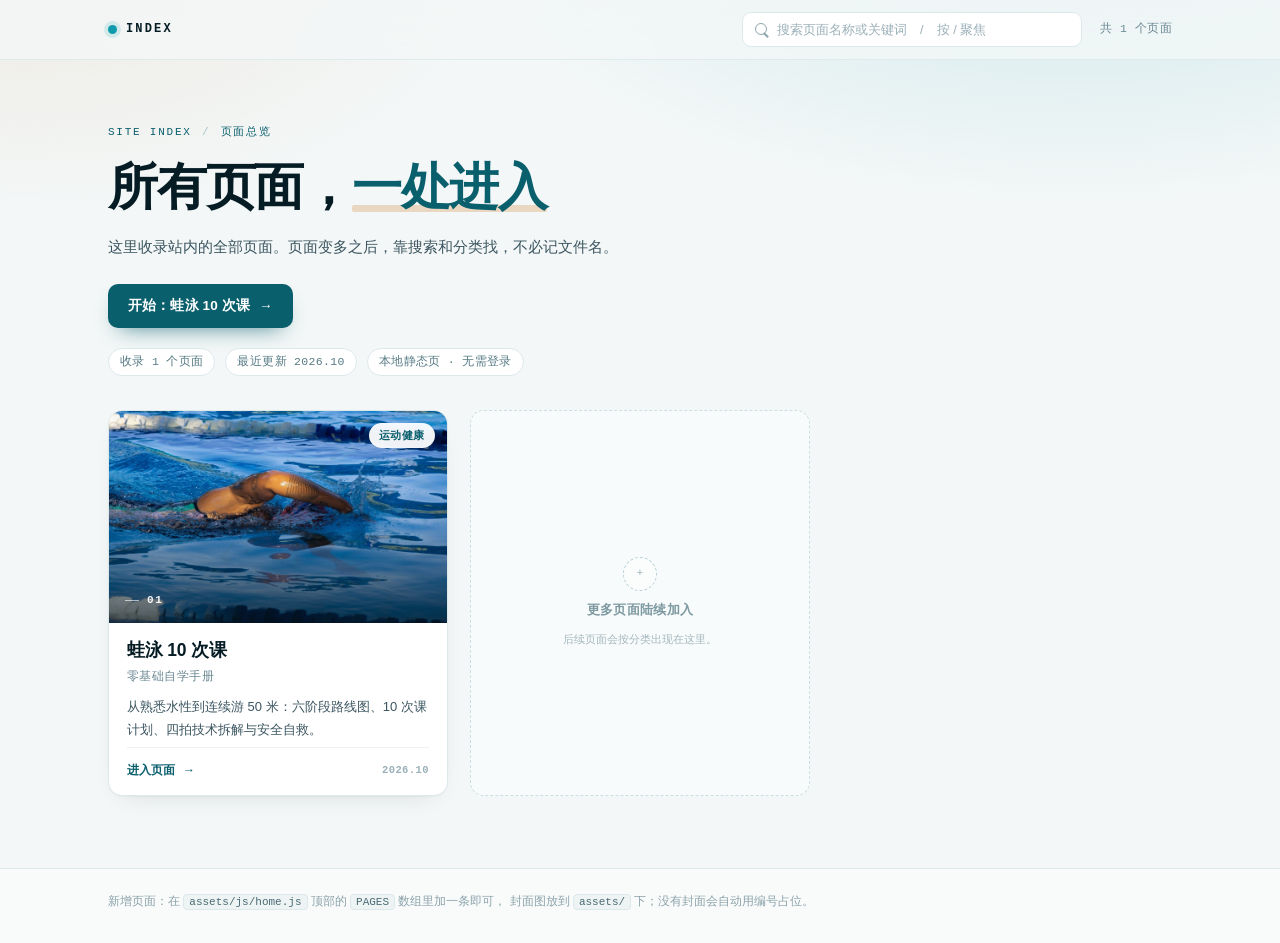
<file: index.html>
<!DOCTYPE html>
<html lang="zh-CN">
<head>
<meta charset="utf-8">
<meta name="viewport" content="width=device-width, initial-scale=1">
<title>页面导航 · Index</title>
<meta name="description" content="站内所有页面的统一入口：搜索、分类、一键进入。">
<link rel="stylesheet" href="assets/css/home.css">
</head>
<body>

<!-- ============ 顶栏 ============ -->
<header class="topbar">
  <div class="topbar-in">
    <a class="brand" href="./">
      <span class="brand-dot" aria-hidden="true"></span>
      <span class="brand-txt">INDEX</span>
    </a>

    <div class="search">
      <label class="sr-only" for="q">搜索页面</label>
      <input id="q" type="search" placeholder="搜索页面名称或关键词　/　按 / 聚焦" autocomplete="off" spellcheck="false">
    </div>

    <span class="count" id="count">共 0 个页面</span>
  </div>
</header>

<main class="wrap">

  <!-- ============ 首屏 ============ -->
  <section class="hero">
    <p class="kicker">SITE INDEX <i>/</i> 页面总览</p>
    <h1>所有页面，<em>一处进入</em></h1>
    <p class="lede">
      这里收录站内的全部页面。页面变多之后，靠搜索和分类找，不必记文件名。
    </p>
    <div class="hero-acts" id="acts"></div>
    <div class="hero-meta" id="meta"></div>
  </section>

  <!-- ============ 分类筛选（仅当分类 > 1 时出现） ============ -->
  <nav class="chips" id="chips" aria-label="按分类筛选"></nav>

  <!-- ============ 页面卡片 ============ -->
  <section class="grid" id="grid" aria-label="页面列表"></section>

  <div class="empty" id="empty" hidden>
    <p class="empty-t">没有匹配的页面</p>
    <p class="empty-s">换个关键词，或清空搜索看全部。</p>
    <button type="button" class="btn-ghost" id="clear">清空搜索</button>
  </div>

</main>

<footer class="foot">
  <p>
    新增页面：在 <code>assets/js/home.js</code> 顶部的 <code>PAGES</code> 数组里加一条即可，
    封面图放到 <code>assets/</code> 下；没有封面会自动用编号占位。
  </p>
</footer>

<noscript>
  <p style="text-align:center;padding:24px;font-size:14px">
    此页需要启用 JavaScript 才能渲染页面列表。
  </p>
</noscript>

<script src="assets/js/home.js"></script>
</body>
</html>
</file>
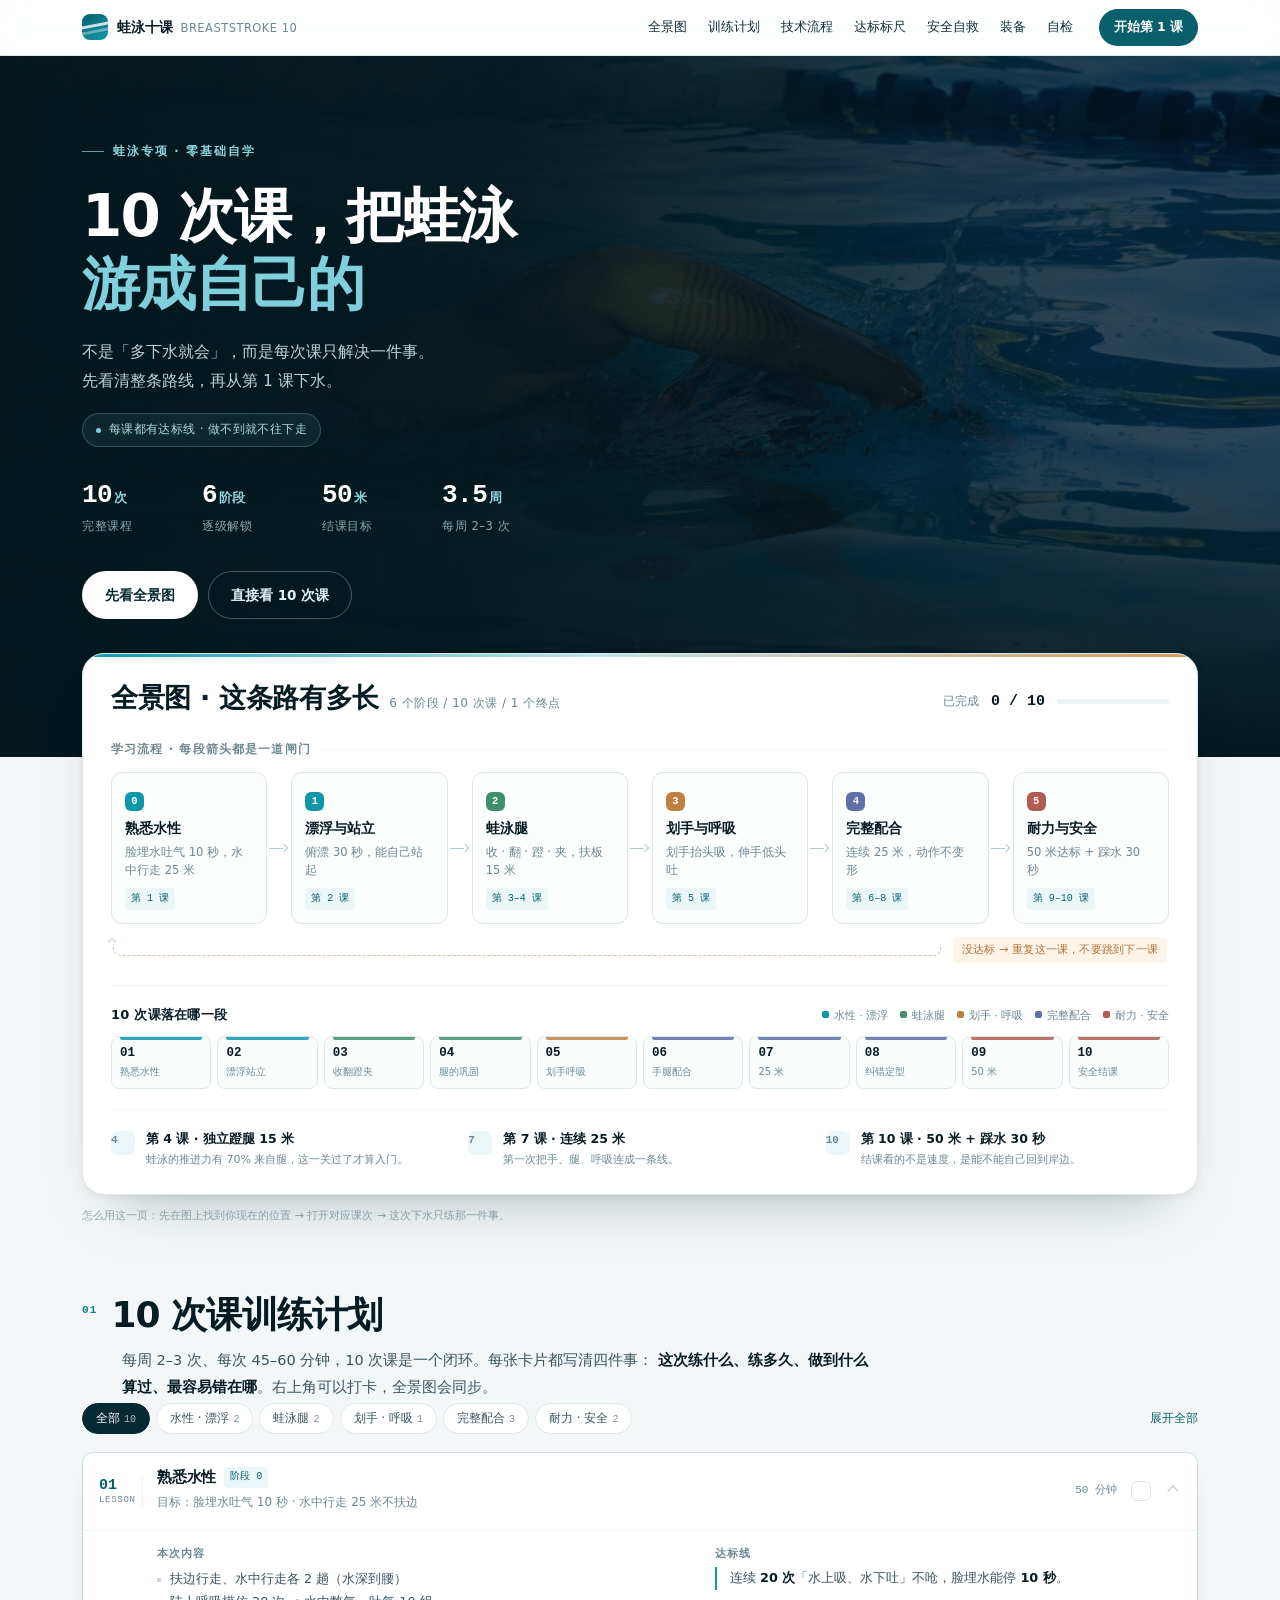
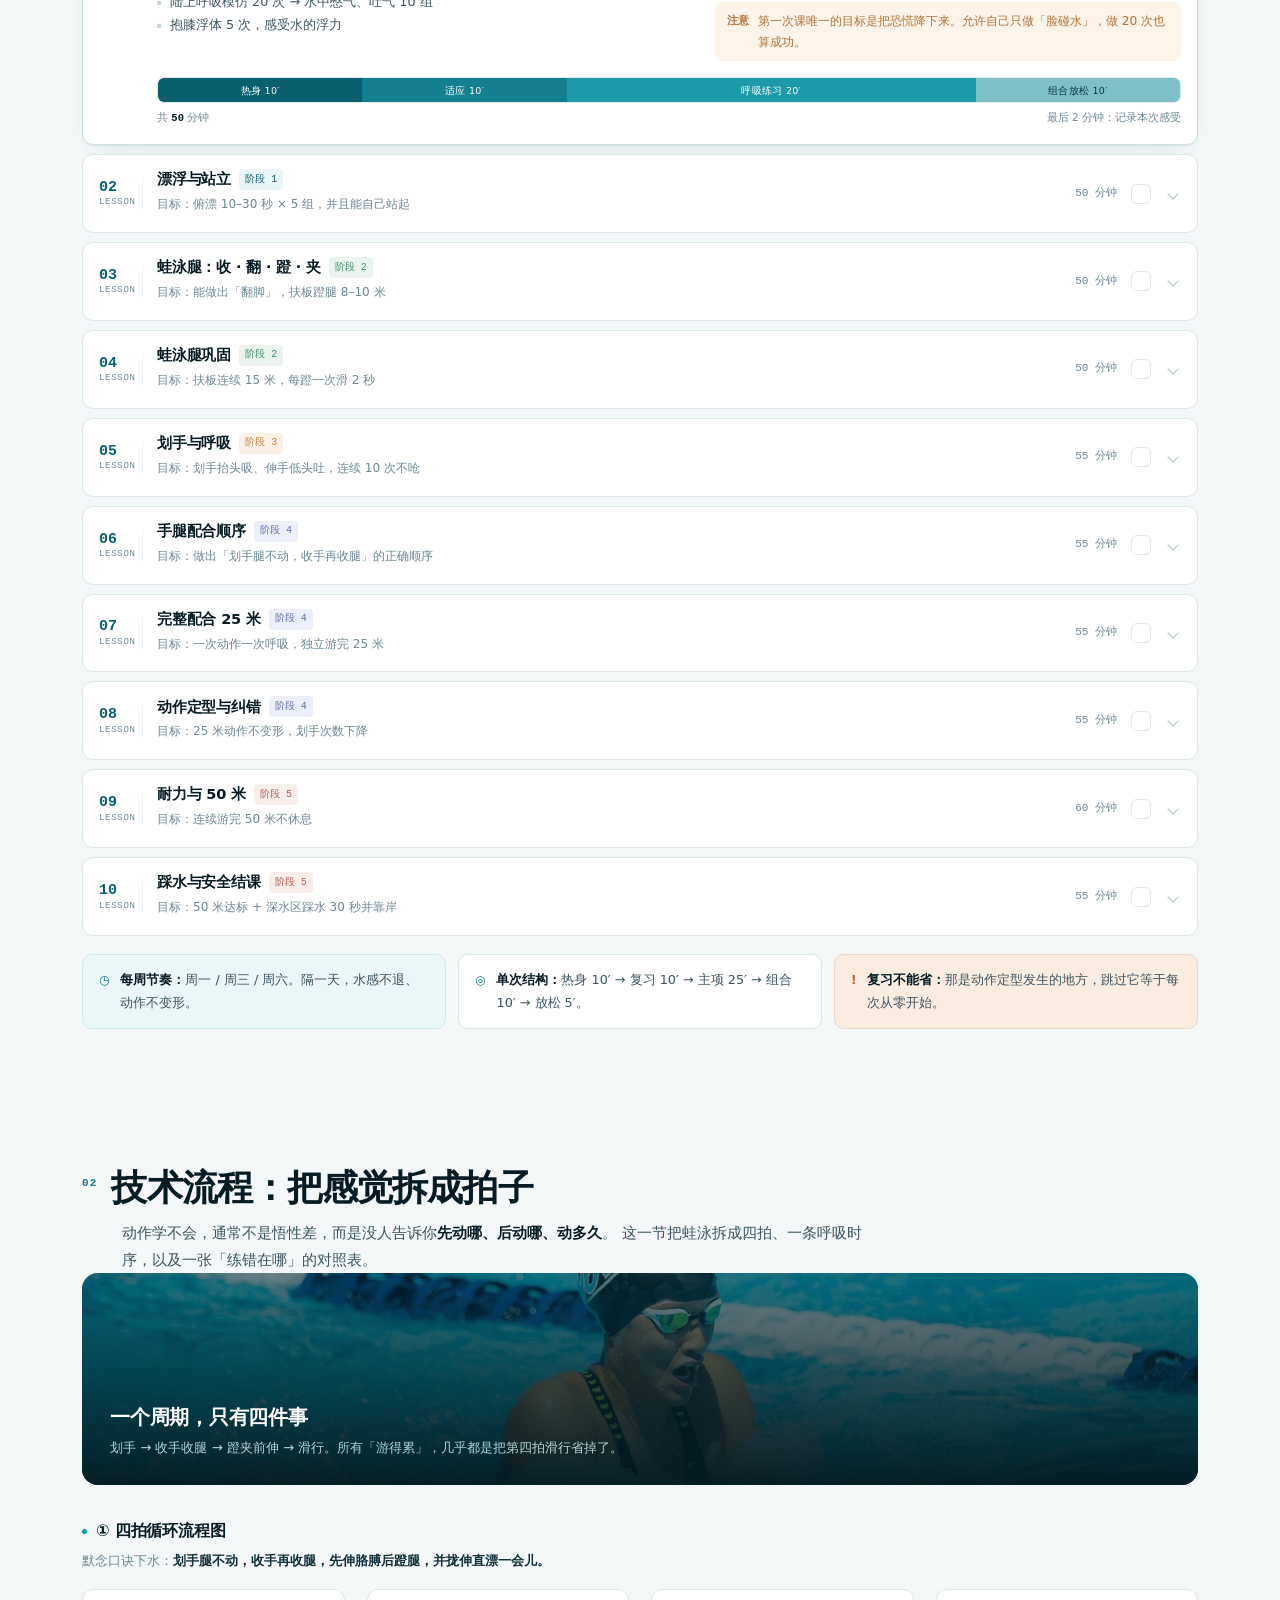
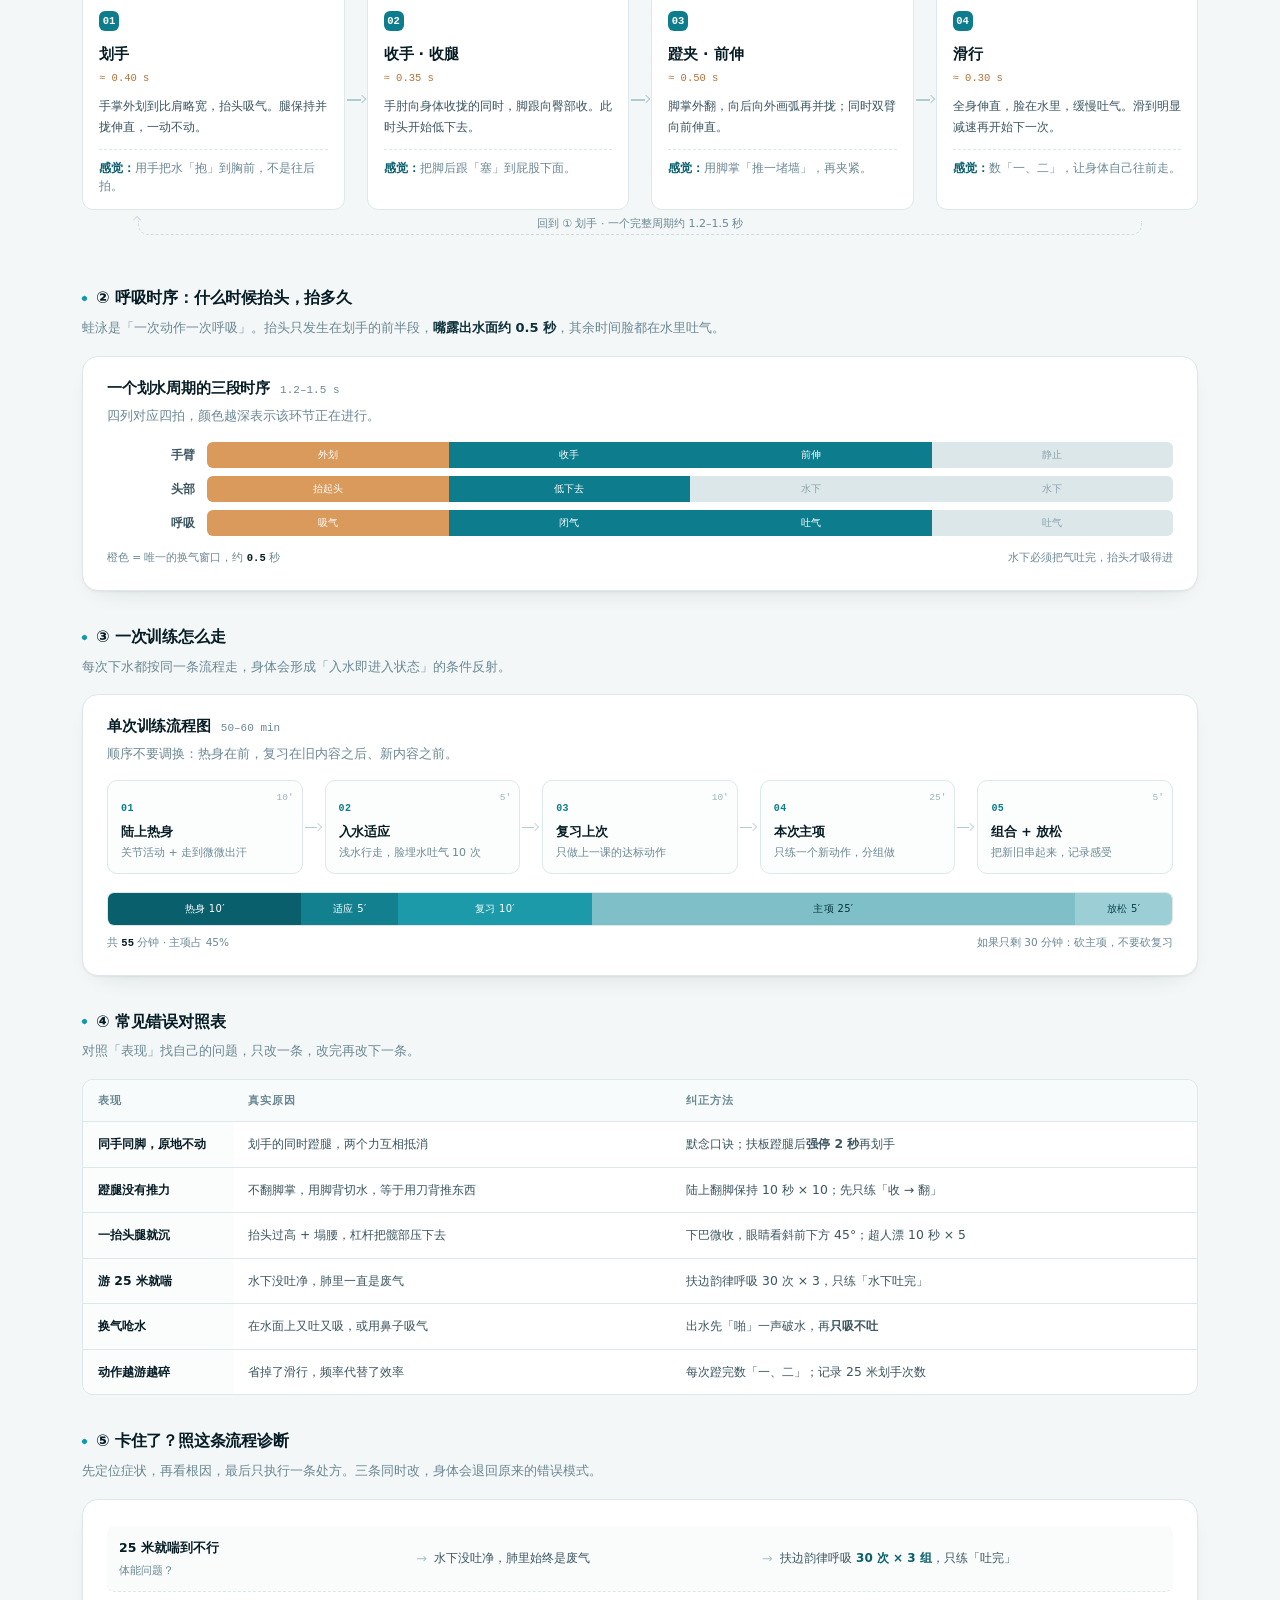
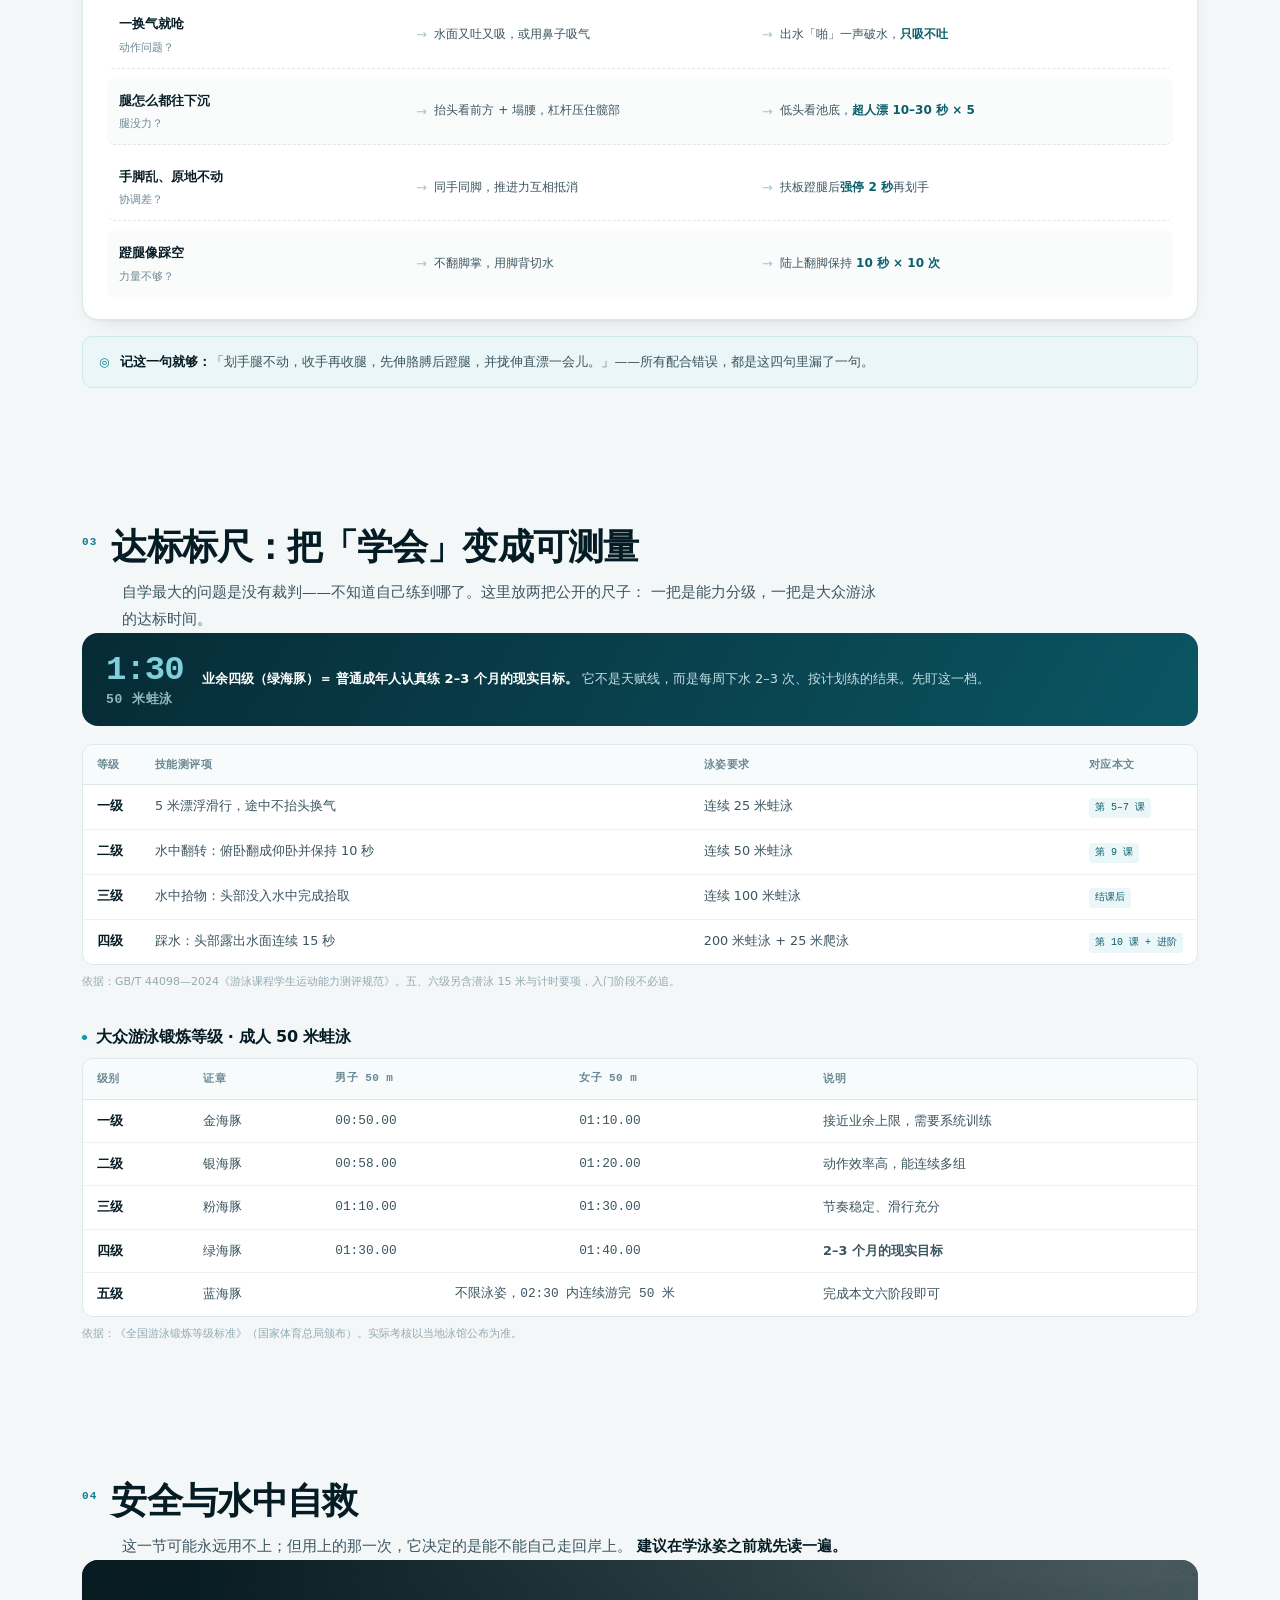
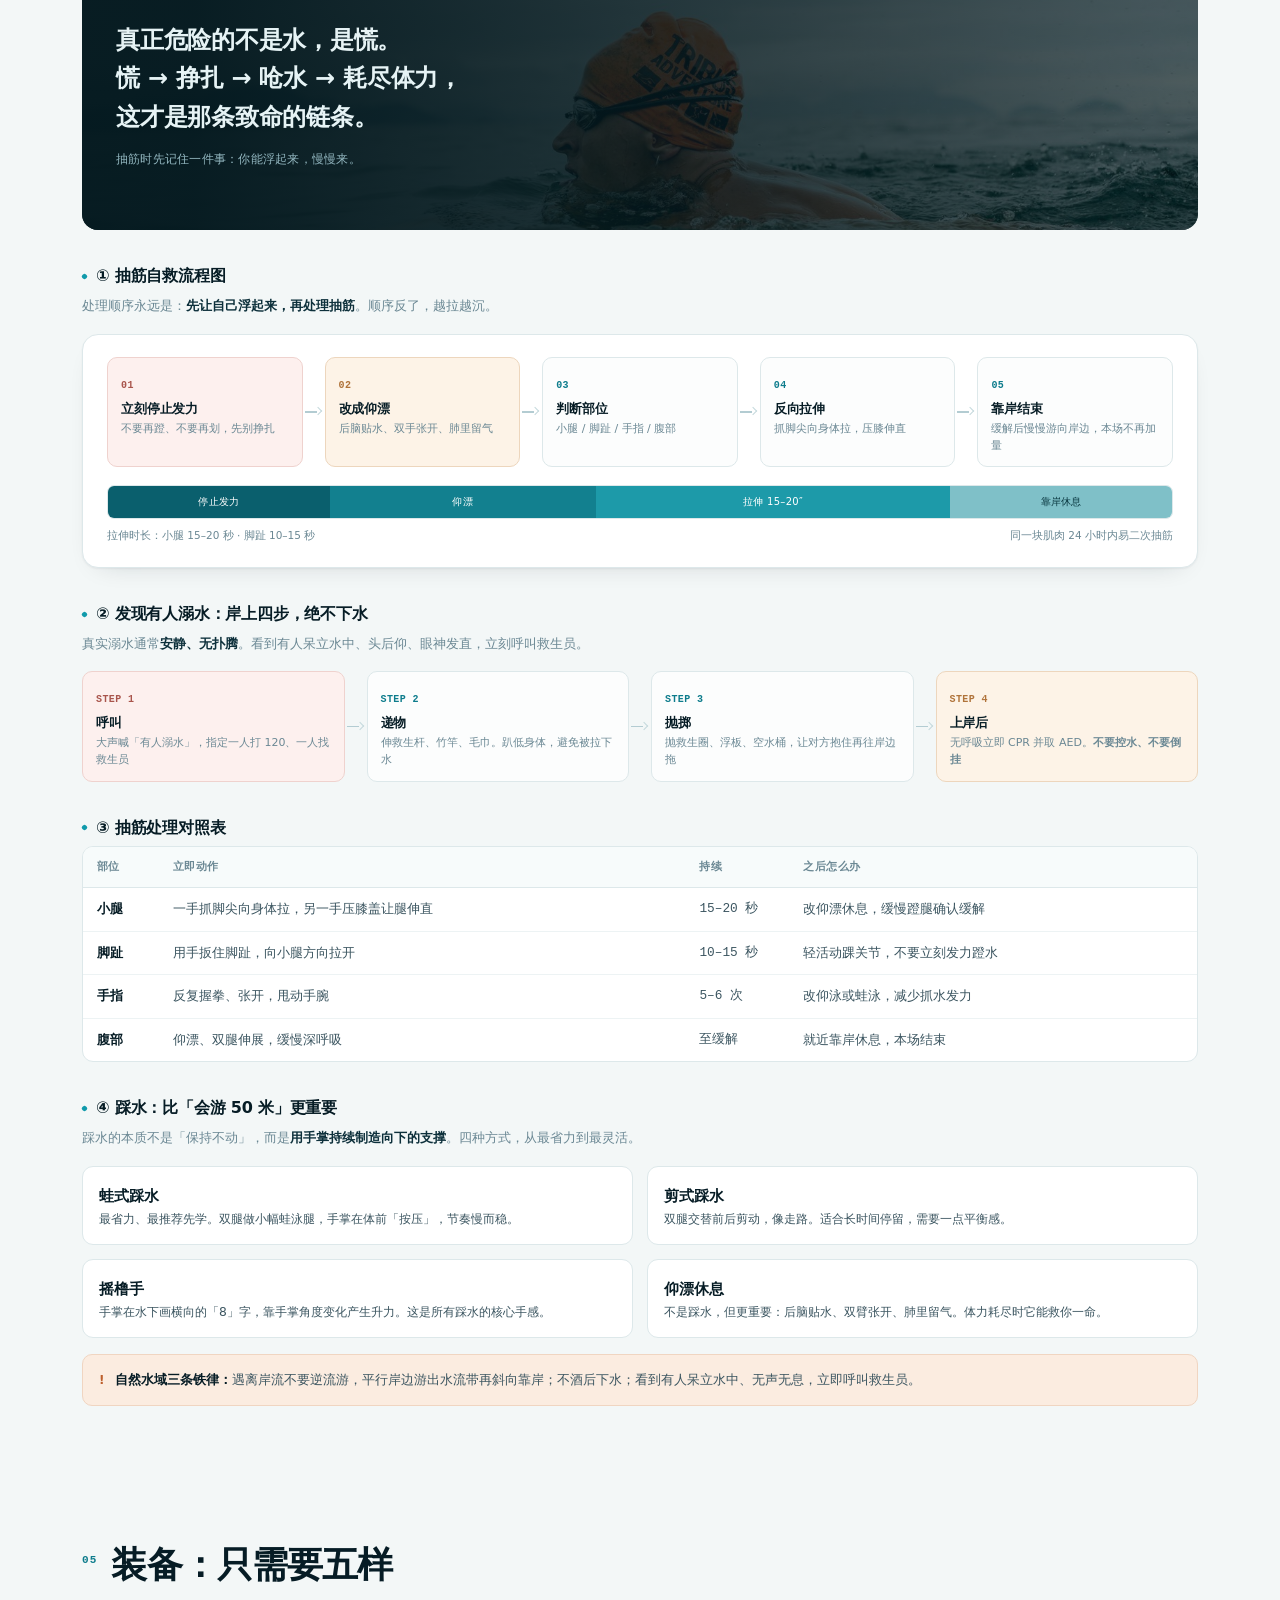
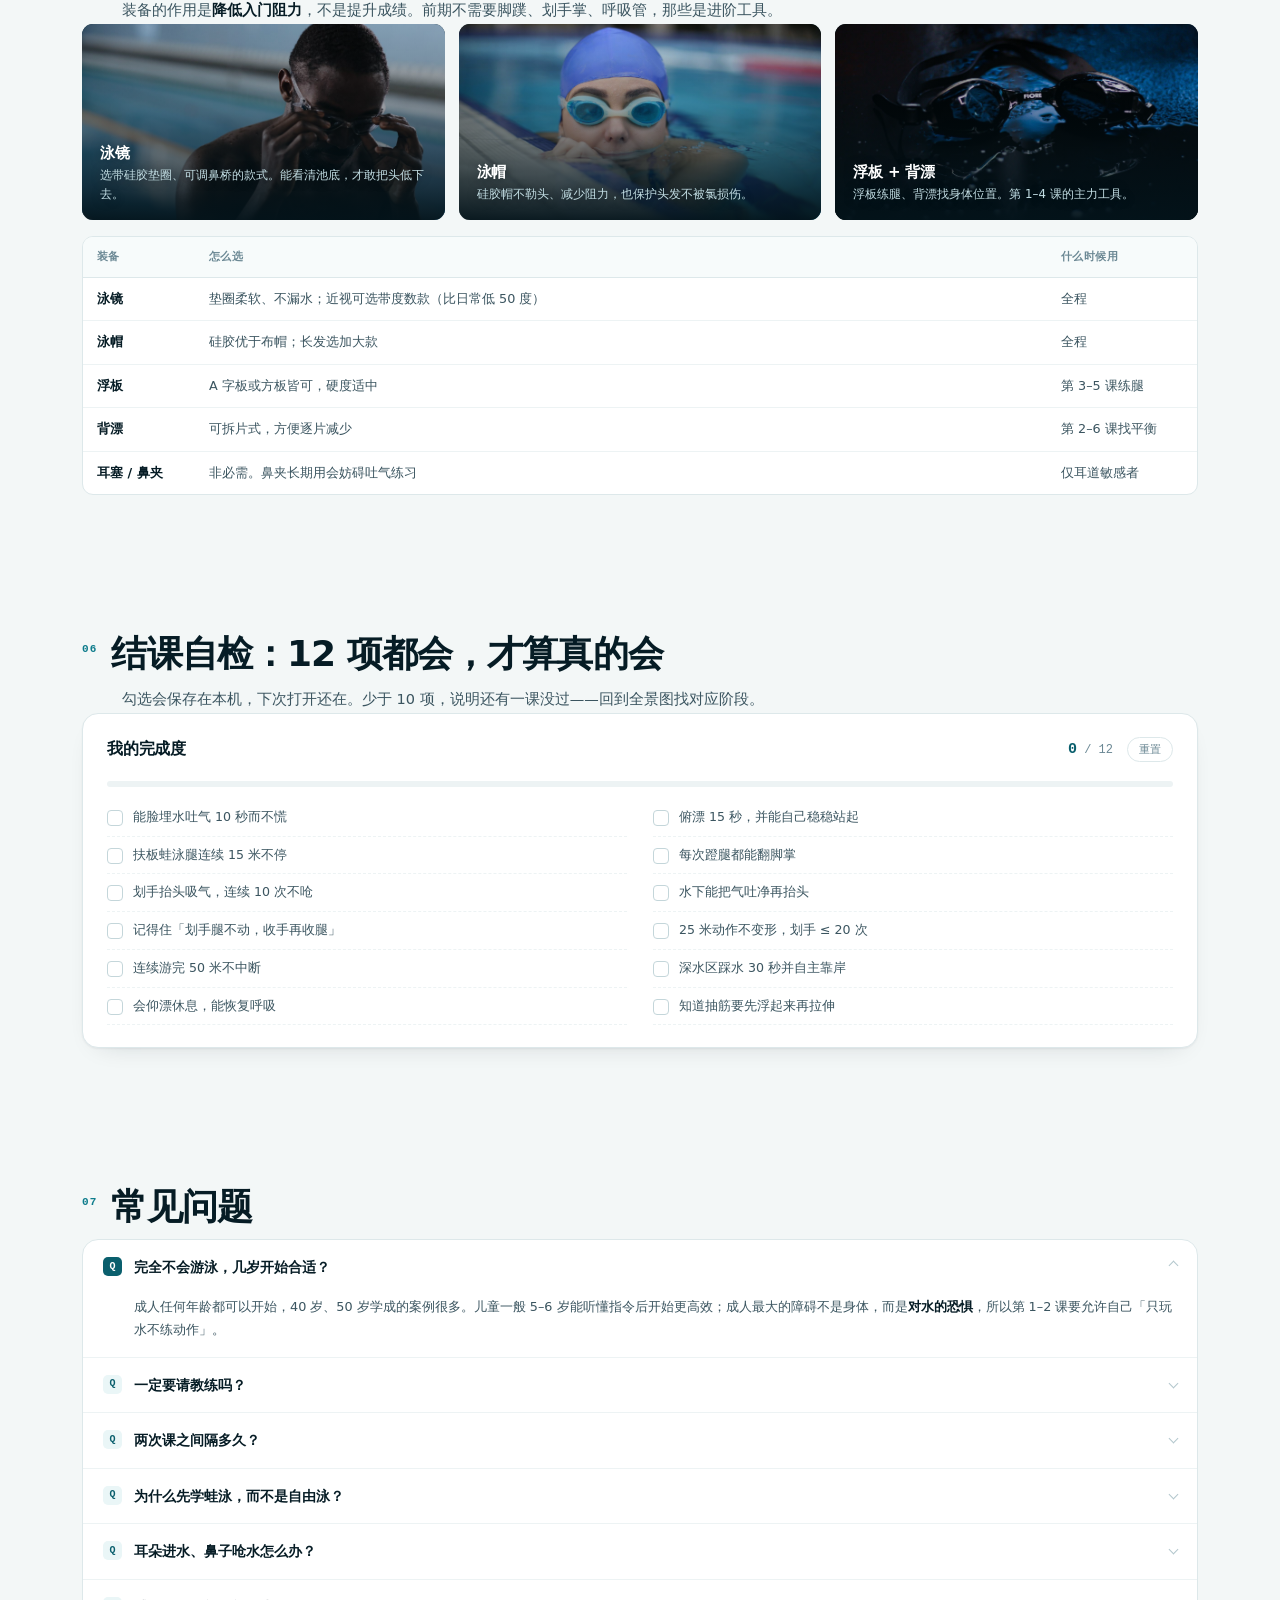
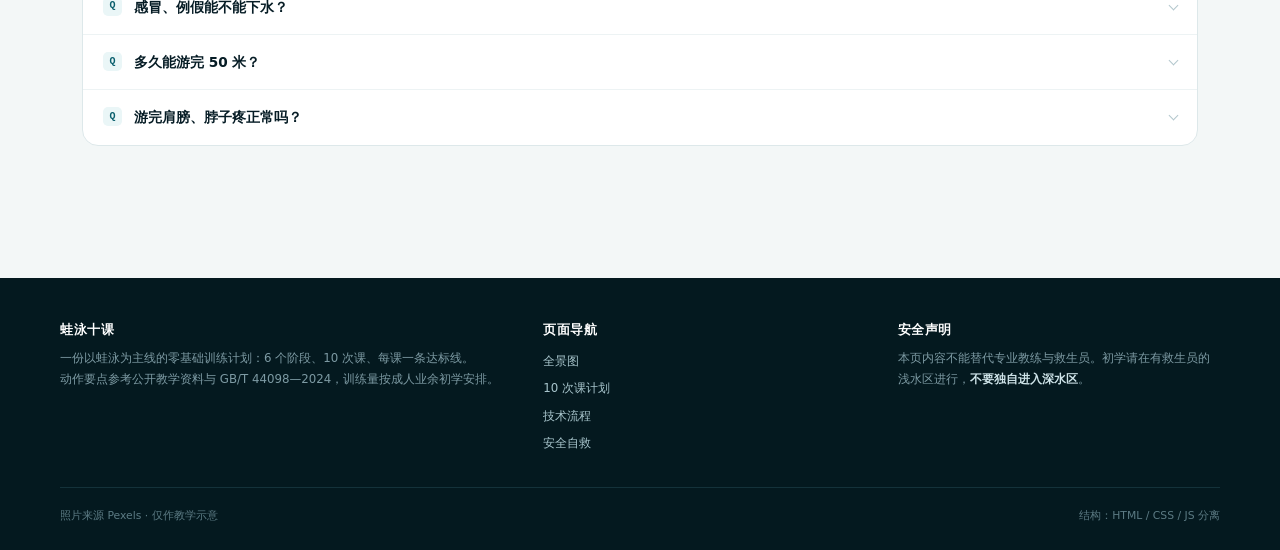
<file: swim.html>
<!DOCTYPE html>
<html lang="zh-CN">
<head>
<meta charset="UTF-8">
<meta name="viewport" content="width=device-width,initial-scale=1">
<title>蛙泳 10 次课 · 从怕水到连续 50 米</title>
<meta name="description" content="以蛙泳为主线的零基础训练计划：6 个阶段、10 次课、每堂课的目标与达标线，附技术流程图、纠错表与水中自救流程。">
<meta name="theme-color" content="#03171d">
<link rel="preload" as="image" href="assets/swim/hero.jpg">
<link rel="stylesheet" href="assets/css/swim.css">
<script>if('IntersectionObserver' in window){document.documentElement.className+=' anim';}</script>
</head>
<body>

<div class="progress"><i id="bar"></i></div>

<!-- ══════════ 顶栏 ══════════ -->
<header class="topbar">
  <div class="topbar-in">
    <a class="brand" href="#top">
      <span class="brand-mark" aria-hidden="true"></span>
      <span class="brand-txt">蛙泳十课<em>BREASTSTROKE 10</em></span>
    </a>
    <nav class="nav" aria-label="页面导航">
      <a href="#overview">全景图</a>
      <a href="#plan">训练计划</a>
      <a href="#tech">技术流程</a>
      <a href="#level">达标标尺</a>
      <a href="#safety">安全自救</a>
      <a href="#gear">装备</a>
      <a href="#check">自检</a>
    </nav>
    <a class="top-cta" href="#l01">开始第 1 课</a>
  </div>
</header>

<!-- ══════════ 首屏 ══════════ -->
<section class="hero" id="top">
  <div class="hero-bg">
    <img src="assets/swim/hero.jpg" alt="泳者在泳池中抬头换气的瞬间" fetchpriority="high">
  </div>
  <div class="hero-in">
    <span class="eyebrow">蛙泳专项 · 零基础自学</span>
    <h1>10 次课，把蛙泳<br><em>游成自己的</em></h1>
    <p class="hero-lede">
      不是「多下水就会」，而是每次课只解决一件事。<br>
      先看清整条路线，再从第 1 课下水。
    </p>
    <span class="hero-rule">每课都有达标线 · 做不到就不往下走</span>
    <div class="hero-facts">
      <div class="fact"><b>10<i>次</i></b><span>完整课程</span></div>
      <div class="fact"><b>6<i>阶段</i></b><span>逐级解锁</span></div>
      <div class="fact"><b>50<i>米</i></b><span>结课目标</span></div>
      <div class="fact"><b>3.5<i>周</i></b><span>每周 2–3 次</span></div>
    </div>
    <div class="hero-acts">
      <a class="btn btn-pri" href="#overview">先看全景图</a>
      <a class="btn btn-ghost" href="#plan">直接看 10 次课</a>
    </div>
  </div>
</section>

<!-- ══════════ 全景图（全貌） ══════════ -->
<div class="board-wrap" id="overview">
  <div class="board">
    <div class="board-head">
      <div class="board-title">
        <h2>全景图 · 这条路有多长</h2>
        <span>6 个阶段 / 10 次课 / 1 个终点</span>
      </div>
      <div class="board-stat">
        <span>已完成</span>
        <b><span id="ov-done">0</span> / 10</b>
        <span class="board-bar"><i id="ov-bar"></i></span>
      </div>
    </div>

    <!-- 主流程图 -->
    <div class="flow">
      <div class="flow-cap">学习流程 · 每段箭头都是一道闸门</div>
      <ol class="flow-track">
        <li class="fnode" data-st="A">
          <span class="fnode-k">0</span>
          <h4>熟悉水性</h4>
          <p>脸埋水吐气 10 秒，水中行走 25 米</p>
          <span class="fnode-tag">第 1 课</span>
          <span class="farrow" aria-hidden="true"></span>
        </li>
        <li class="fnode" data-st="A">
          <span class="fnode-k">1</span>
          <h4>漂浮与站立</h4>
          <p>俯漂 30 秒，能自己站起</p>
          <span class="fnode-tag">第 2 课</span>
          <span class="farrow" aria-hidden="true"></span>
        </li>
        <li class="fnode" data-st="B">
          <span class="fnode-k">2</span>
          <h4>蛙泳腿</h4>
          <p>收 · 翻 · 蹬 · 夹，扶板 15 米</p>
          <span class="fnode-tag">第 3–4 课</span>
          <span class="farrow" aria-hidden="true"></span>
        </li>
        <li class="fnode" data-st="C">
          <span class="fnode-k">3</span>
          <h4>划手与呼吸</h4>
          <p>划手抬头吸，伸手低头吐</p>
          <span class="fnode-tag">第 5 课</span>
          <span class="farrow" aria-hidden="true"></span>
        </li>
        <li class="fnode" data-st="D">
          <span class="fnode-k">4</span>
          <h4>完整配合</h4>
          <p>连续 25 米，动作不变形</p>
          <span class="fnode-tag">第 6–8 课</span>
          <span class="farrow" aria-hidden="true"></span>
        </li>
        <li class="fnode" data-st="E">
          <span class="fnode-k">5</span>
          <h4>耐力与安全</h4>
          <p>50 米达标 + 踩水 30 秒</p>
          <span class="fnode-tag">第 9–10 课</span>
        </li>
      </ol>
      <div class="flow-loop">
        <span class="fl-line" aria-hidden="true"></span>
        <span class="fl-txt">没达标 → 重复这一课，不要跳到下一课</span>
      </div>
    </div>

    <!-- 课次映射 -->
    <div class="lmap-block">
      <div class="lmap-head">
        <h3>10 次课落在哪一段</h3>
        <div class="lmap-legend">
          <span><i style="background:var(--s-a)"></i>水性 · 漂浮</span>
          <span><i style="background:var(--s-b)"></i>蛙泳腿</span>
          <span><i style="background:var(--s-c)"></i>划手 · 呼吸</span>
          <span><i style="background:var(--s-d)"></i>完整配合</span>
          <span><i style="background:var(--s-e)"></i>耐力 · 安全</span>
        </div>
      </div>
      <div class="lmap" id="lmap">
        <button class="lcell" data-lesson="01" data-st="A"><b>01</b><span>熟悉水性</span></button>
        <button class="lcell" data-lesson="02" data-st="A"><b>02</b><span>漂浮站立</span></button>
        <button class="lcell" data-lesson="03" data-st="B"><b>03</b><span>收翻蹬夹</span></button>
        <button class="lcell" data-lesson="04" data-st="B"><b>04</b><span>腿的巩固</span></button>
        <button class="lcell" data-lesson="05" data-st="C"><b>05</b><span>划手呼吸</span></button>
        <button class="lcell" data-lesson="06" data-st="D"><b>06</b><span>手腿配合</span></button>
        <button class="lcell" data-lesson="07" data-st="D"><b>07</b><span>25 米</span></button>
        <button class="lcell" data-lesson="08" data-st="D"><b>08</b><span>纠错定型</span></button>
        <button class="lcell" data-lesson="09" data-st="E"><b>09</b><span>50 米</span></button>
        <button class="lcell" data-lesson="10" data-st="E"><b>10</b><span>安全结课</span></button>
      </div>
    </div>

    <!-- 里程碑 -->
    <div class="miles">
      <div class="mile">
        <span class="mile-k">4</span>
        <div><b>第 4 课 · 独立蹬腿 15 米</b><span>蛙泳的推进力有 70% 来自腿，这一关过了才算入门。</span></div>
      </div>
      <div class="mile">
        <span class="mile-k">7</span>
        <div><b>第 7 课 · 连续 25 米</b><span>第一次把手、腿、呼吸连成一条线。</span></div>
      </div>
      <div class="mile">
        <span class="mile-k">10</span>
        <div><b>第 10 课 · 50 米 + 踩水 30 秒</b><span>结课看的不是速度，是能不能自己回到岸边。</span></div>
      </div>
    </div>
  </div>
</div>

<p class="src" style="max-width:var(--maxw);margin:12px auto 0;padding:0 22px">
  怎么用这一页：先在图上找到你现在的位置 → 打开对应课次 → 这次下水只练那一件事。
</p>

<main>

<!-- ══════════ 01 训练计划 ══════════ -->
<section class="sec" id="plan">
  <div class="sec-head"><span class="sec-num">01</span><h2>10 次课训练计划</h2></div>
  <p class="sec-lede">
    每周 2–3 次、每次 45–60 分钟，10 次课是一个闭环。每张卡片都写清四件事：
    <b>这次练什么、练多久、做到什么算过、最容易错在哪</b>。右上角可以打卡，全景图会同步。
  </p>

  <div class="plan-tools">
    <div class="chips" id="plan-filter" role="group" aria-label="按阶段筛选课次">
      <button class="chip on" data-f="all">全部<i>10</i></button>
      <button class="chip" data-f="A">水性 · 漂浮<i>2</i></button>
      <button class="chip" data-f="B">蛙泳腿<i>2</i></button>
      <button class="chip" data-f="C">划手 · 呼吸<i>1</i></button>
      <button class="chip" data-f="D">完整配合<i>3</i></button>
      <button class="chip" data-f="E">耐力 · 安全<i>2</i></button>
    </div>
    <button class="tool-link" id="expand-all">展开全部</button>
  </div>

  <div class="plan-list" id="plan-list">

    <details class="lesson" id="l01" data-lesson="01" data-stage="A" open>
      <summary>
        <span class="ls-no">01<em>LESSON</em></span>
        <span class="ls-main">
          <span class="ls-title"><h4>熟悉水性</h4><span class="ls-stage" data-st="A">阶段 0</span></span>
          <span class="ls-goal">目标：脸埋水吐气 10 秒 · 水中行走 25 米不扶边</span>
        </span>
        <span class="ls-meta">50 分钟</span>
        <button class="ls-done" type="button" aria-label="标记第 1 课完成" title="标记完成">✓</button>
      <span class="ls-arw" aria-hidden="true"></span>
      </summary>
      <div class="lesson-body">
        <div class="lb-grid">
          <div>
            <h5>本次内容</h5>
            <ul class="lb-list">
              <li>扶边行走、水中行走各 2 趟（水深到腰）</li>
              <li>陆上呼吸模仿 20 次 → 水中憋气、吐气 10 组</li>
              <li>抱膝浮体 5 次，感受水的浮力</li>
            </ul>
          </div>
          <div>
            <h5>达标线</h5>
            <div class="lb-pass">连续 <b>20 次</b>「水上吸、水下吐」不呛，脸埋水能停 <b>10 秒</b>。</div>
            <div class="lb-tip"><span>注意</span><div>第一次课唯一的目标是把恐慌降下来。允许自己只做「脸碰水」，做 20 次也算成功。</div></div>
          </div>
        </div>
        <div class="lb-bar">
          <div class="tbar"><i style="flex:10">热身 10′</i><i style="flex:10">适应 10′</i><i style="flex:20">呼吸练习 20′</i><i style="flex:10">组合放松 10′</i></div>
          <div class="tbar-cap"><span>共 <b>50</b> 分钟</span><span>最后 2 分钟：记录本次感受</span></div>
        </div>
      </div>
    </details>

    <details class="lesson" id="l02" data-lesson="02" data-stage="A">
      <summary>
        <span class="ls-no">02<em>LESSON</em></span>
        <span class="ls-main">
          <span class="ls-title"><h4>漂浮与站立</h4><span class="ls-stage" data-st="A">阶段 1</span></span>
          <span class="ls-goal">目标：俯漂 10–30 秒 × 5 组，并且能自己站起</span>
        </span>
        <span class="ls-meta">50 分钟</span>
        <button class="ls-done" type="button" aria-label="标记第 2 课完成" title="标记完成">✓</button>
      <span class="ls-arw" aria-hidden="true"></span>
      </summary>
      <div class="lesson-body">
        <div class="lb-grid">
          <div>
            <h5>本次内容</h5>
            <ul class="lb-list">
              <li>扶边俯漂 → 离边俯漂 5 秒起</li>
              <li>超人漂（双臂夹耳）3 组 × 10 秒</li>
              <li>站起三步：收膝 → 脚掌踩底 → 抬头</li>
            </ul>
          </div>
          <div>
            <h5>达标线</h5>
            <div class="lb-pass">独立俯漂 <b>15 秒</b>，连续 <b>3 次</b>都能稳稳站起、不呛水。</div>
            <div class="lb-tip"><span>注意</span><div>站不起来是怕，不是不会。先收膝再踩底，头最后抬——顺序反了就会慌。</div></div>
          </div>
        </div>
        <div class="lb-bar">
          <div class="tbar"><i style="flex:10">热身 10′</i><i style="flex:8">复习 8′</i><i style="flex:24">漂浮 24′</i><i style="flex:8">组合 8′</i></div>
          <div class="tbar-cap"><span>共 <b>50</b> 分钟</span><span>水位：胸口以下</span></div>
        </div>
      </div>
    </details>

    <details class="lesson" id="l03" data-lesson="03" data-stage="B">
      <summary>
        <span class="ls-no">03<em>LESSON</em></span>
        <span class="ls-main">
          <span class="ls-title"><h4>蛙泳腿：收 · 翻 · 蹬 · 夹</h4><span class="ls-stage" data-st="B">阶段 2</span></span>
          <span class="ls-goal">目标：能做出「翻脚」，扶板蹬腿 8–10 米</span>
        </span>
        <span class="ls-meta">50 分钟</span>
        <button class="ls-done" type="button" aria-label="标记第 3 课完成" title="标记完成">✓</button>
      <span class="ls-arw" aria-hidden="true"></span>
      </summary>
      <div class="lesson-body">
        <div class="lb-grid">
          <div>
            <h5>本次内容</h5>
            <ul class="lb-list">
              <li>陆上「收—翻—蹬—夹」模仿 50 次</li>
              <li>坐池边翻脚掌，保持 3 秒 × 10</li>
              <li>扶边单腿分解 → 扶板蹬腿 8 米 × 4</li>
            </ul>
          </div>
          <div>
            <h5>达标线</h5>
            <div class="lb-pass">翻脚能保持 <b>3 秒</b>不塌，扶板前进 <b>8 米</b>，每蹬一次能滑 1–2 秒。</div>
            <div class="lb-tip"><span>注意</span><div>「翻脚」是蛙泳腿唯一的发力开关。做不出来就先别上板，反复练收与翻。</div></div>
          </div>
        </div>
        <div class="lb-bar">
          <div class="tbar"><i style="flex:10">热身 10′</i><i style="flex:8">复习 8′</i><i style="flex:26">腿分解 26′</i><i style="flex:6">放松 6′</i></div>
          <div class="tbar-cap"><span>共 <b>50</b> 分钟</span><span>重点：脚掌外翻，不是脚背压水</span></div>
        </div>
      </div>
    </details>

    <details class="lesson" id="l04" data-lesson="04" data-stage="B">
      <summary>
        <span class="ls-no">04<em>LESSON</em></span>
        <span class="ls-main">
          <span class="ls-title"><h4>蛙泳腿巩固</h4><span class="ls-stage" data-st="B">阶段 2</span></span>
          <span class="ls-goal">目标：扶板连续 15 米，每蹬一次滑 2 秒</span>
        </span>
        <span class="ls-meta">50 分钟</span>
        <button class="ls-done" type="button" aria-label="标记第 4 课完成" title="标记完成">✓</button>
      <span class="ls-arw" aria-hidden="true"></span>
      </summary>
      <div class="lesson-body">
        <div class="lb-grid">
          <div>
            <h5>本次内容</h5>
            <ul class="lb-list">
              <li>蹬壁滑行 + 连续蛙泳腿</li>
              <li>扶板 15 米 × 4 组，组间休息 45 秒</li>
              <li>数「蹬—停」次数，而不是数距离</li>
            </ul>
          </div>
          <div>
            <h5>达标线</h5>
            <div class="lb-pass">15 米全程不超过 <b>6 次</b>停顿，说明每一下都蹬满了。</div>
            <div class="lb-tip"><span>注意</span><div>如果 15 米要停三次，问题不在腿力，而在<b>每一下都没滑完</b>。</div></div>
          </div>
        </div>
        <div class="lb-bar">
          <div class="tbar"><i style="flex:10">热身 10′</i><i style="flex:8">复习 8′</i><i style="flex:26">蹬腿 26′</i><i style="flex:6">放松 6′</i></div>
          <div class="tbar-cap"><span>共 <b>50</b> 分钟</span><span>里程碑：独立蹬腿 15 米</span></div>
        </div>
      </div>
    </details>

    <details class="lesson" id="l05" data-lesson="05" data-stage="C">
      <summary>
        <span class="ls-no">05<em>LESSON</em></span>
        <span class="ls-main">
          <span class="ls-title"><h4>划手与呼吸</h4><span class="ls-stage" data-st="C">阶段 3</span></span>
          <span class="ls-goal">目标：划手抬头吸、伸手低头吐，连续 10 次不呛</span>
        </span>
        <span class="ls-meta">55 分钟</span>
        <button class="ls-done" type="button" aria-label="标记第 5 课完成" title="标记完成">✓</button>
      <span class="ls-arw" aria-hidden="true"></span>
      </summary>
      <div class="lesson-body">
        <div class="lb-grid">
          <div>
            <h5>本次内容</h5>
            <ul class="lb-list">
              <li>陆上划手三步模仿：外划 → 收手 → 前伸</li>
              <li>站立水中划手 + 呼吸 20 次</li>
              <li>扶边划手呼吸 → 划手 + 一次蹬腿</li>
            </ul>
          </div>
          <div>
            <h5>达标线</h5>
            <div class="lb-pass">连续 <b>10 次</b>呼吸不呛，抬头时间不超过 <b>3 秒</b>。</div>
            <div class="lb-tip"><span>注意</span><div>呼吸要跟手走：<b>手划开才抬头，手前伸就低头</b>。不要用手去配合呼吸。</div></div>
          </div>
        </div>
        <div class="lb-bar">
          <div class="tbar"><i style="flex:10">热身 10′</i><i style="flex:10">复习 10′</i><i style="flex:25">划手呼吸 25′</i><i style="flex:10">组合 10′</i></div>
          <div class="tbar-cap"><span>共 <b>55</b> 分钟</span><span>水位：站立时肩露出水面</span></div>
        </div>
      </div>
    </details>

    <details class="lesson" id="l06" data-lesson="06" data-stage="D">
      <summary>
        <span class="ls-no">06<em>LESSON</em></span>
        <span class="ls-main">
          <span class="ls-title"><h4>手腿配合顺序</h4><span class="ls-stage" data-st="D">阶段 4</span></span>
          <span class="ls-goal">目标：做出「划手腿不动，收手再收腿」的正确顺序</span>
        </span>
        <span class="ls-meta">55 分钟</span>
        <button class="ls-done" type="button" aria-label="标记第 6 课完成" title="标记完成">✓</button>
      <span class="ls-arw" aria-hidden="true"></span>
      </summary>
      <div class="lesson-body">
        <div class="lb-grid">
          <div>
            <h5>本次内容</h5>
            <ul class="lb-list">
              <li>下水前默念口诀 3 遍</li>
              <li>分解配合 10 米 × 4（划手时腿伸直）</li>
              <li>两次腿一次手的节奏练习</li>
            </ul>
          </div>
          <div>
            <h5>达标线</h5>
            <div class="lb-pass">连续 <b>10 米</b>顺序不错乱，没有出现同手同脚。</div>
            <div class="lb-tip"><span>注意</span><div>宁可停 2 秒，也要把顺序做对——<b>慢是对的，快是错的</b>。</div></div>
          </div>
        </div>
        <div class="lb-bar">
          <div class="tbar"><i style="flex:10">热身 10′</i><i style="flex:10">复习 10′</i><i style="flex:25">配合 25′</i><i style="flex:10">组合 10′</i></div>
          <div class="tbar-cap"><span>共 <b>55</b> 分钟</span><span>本课不追距离，只追顺序</span></div>
        </div>
      </div>
    </details>

    <details class="lesson" id="l07" data-lesson="07" data-stage="D">
      <summary>
        <span class="ls-no">07<em>LESSON</em></span>
        <span class="ls-main">
          <span class="ls-title"><h4>完整配合 25 米</h4><span class="ls-stage" data-st="D">阶段 4</span></span>
          <span class="ls-goal">目标：一次动作一次呼吸，独立游完 25 米</span>
        </span>
        <span class="ls-meta">55 分钟</span>
        <button class="ls-done" type="button" aria-label="标记第 7 课完成" title="标记完成">✓</button>
      <span class="ls-arw" aria-hidden="true"></span>
      </summary>
      <div class="lesson-body">
        <div class="lb-grid">
          <div>
            <h5>本次内容</h5>
            <ul class="lb-list">
              <li>10 米 × 4 → 15 米 × 3 → 25 米 × 1</li>
              <li>每次休息到呼吸平稳再开始</li>
              <li>请同伴录一段侧面视频，只看手臂路线</li>
            </ul>
          </div>
          <div>
            <h5>达标线</h5>
            <div class="lb-pass"><b>25 米</b>不停、不扶边、不中途站起。</div>
            <div class="lb-tip"><span>注意</span><div>第一次完整游会「很丑但很对」。<b>先要连贯，再要好看</b>，顺序反了就永远连不起来。</div></div>
          </div>
        </div>
        <div class="lb-bar">
          <div class="tbar"><i style="flex:10">热身 10′</i><i style="flex:10">复习 10′</i><i style="flex:25">距离 25′</i><i style="flex:10">放松 10′</i></div>
          <div class="tbar-cap"><span>共 <b>55</b> 分钟</span><span>里程碑：连续 25 米</span></div>
        </div>
      </div>
    </details>

    <details class="lesson" id="l08" data-lesson="08" data-stage="D">
      <summary>
        <span class="ls-no">08<em>LESSON</em></span>
        <span class="ls-main">
          <span class="ls-title"><h4>动作定型与纠错</h4><span class="ls-stage" data-st="D">阶段 4</span></span>
          <span class="ls-goal">目标：25 米动作不变形，划手次数下降</span>
        </span>
        <span class="ls-meta">55 分钟</span>
        <button class="ls-done" type="button" aria-label="标记第 8 课完成" title="标记完成">✓</button>
      <span class="ls-arw" aria-hidden="true"></span>
      </summary>
      <div class="lesson-body">
        <div class="lb-grid">
          <div>
            <h5>本次内容</h5>
            <ul class="lb-list">
              <li>四项排查：蹬腿无力 / 划手过大 / 抬头过高 / 无滑行</li>
              <li>每项单独练 8 分钟，其余全部停掉</li>
              <li>25 米 × 3，记录每趟划手次数</li>
            </ul>
          </div>
          <div>
            <h5>达标线</h5>
            <div class="lb-pass">25 米划手次数 <b>≤ 20 次</b>，节奏稳定不抢。</div>
            <div class="lb-tip"><span>注意</span><div>一次只改一个问题。同时改四个，身体会回到原来的错误模式。</div></div>
          </div>
        </div>
        <div class="lb-bar">
          <div class="tbar"><i style="flex:10">热身 10′</i><i style="flex:12">复习 12′</i><i style="flex:22">单项纠正 22′</i><i style="flex:11">25 米 11′</i></div>
          <div class="tbar-cap"><span>共 <b>55</b> 分钟</span><span>划手次数下降 = 效率提高，不是变慢</span></div>
        </div>
      </div>
    </details>

    <details class="lesson" id="l09" data-lesson="09" data-stage="E">
      <summary>
        <span class="ls-no">09<em>LESSON</em></span>
        <span class="ls-main">
          <span class="ls-title"><h4>耐力与 50 米</h4><span class="ls-stage" data-st="E">阶段 5</span></span>
          <span class="ls-goal">目标：连续游完 50 米不休息</span>
        </span>
        <span class="ls-meta">60 分钟</span>
        <button class="ls-done" type="button" aria-label="标记第 9 课完成" title="标记完成">✓</button>
      <span class="ls-arw" aria-hidden="true"></span>
      </summary>
      <div class="lesson-body">
        <div class="lb-grid">
          <div>
            <h5>本次内容</h5>
            <ul class="lb-list">
              <li>25 米 × 2 热身，专注节奏</li>
              <li>50 米 × 2，中间休息 2 分钟</li>
              <li>触壁与简易转身，不必练滚翻</li>
            </ul>
          </div>
          <div>
            <h5>达标线</h5>
            <div class="lb-pass"><b>50 米</b>不停，前 25 米刻意放慢，后 25 米不掉速。</div>
            <div class="lb-tip"><span>注意</span><div>50 米游不下来，90% 是<b>前 25 米太快</b>。把第一趟当热身，第二趟才是正事。</div></div>
          </div>
        </div>
        <div class="lb-bar">
          <div class="tbar"><i style="flex:12">热身 12′</i><i style="flex:12">复习 12′</i><i style="flex:24">50 米 24′</i><i style="flex:12">放松 12′</i></div>
          <div class="tbar-cap"><span>共 <b>60</b> 分钟</span><span>里程碑：连续 50 米</span></div>
        </div>
      </div>
    </details>

    <details class="lesson" id="l10" data-lesson="10" data-stage="E">
      <summary>
        <span class="ls-no">10<em>LESSON</em></span>
        <span class="ls-main">
          <span class="ls-title"><h4>踩水与安全结课</h4><span class="ls-stage" data-st="E">阶段 5</span></span>
          <span class="ls-goal">目标：50 米达标 + 深水区踩水 30 秒并靠岸</span>
        </span>
        <span class="ls-meta">55 分钟</span>
        <button class="ls-done" type="button" aria-label="标记第 10 课完成" title="标记完成">✓</button>
      <span class="ls-arw" aria-hidden="true"></span>
      </summary>
      <div class="lesson-body">
        <div class="lb-grid">
          <div>
            <h5>本次内容</h5>
            <ul class="lb-list">
              <li>蛙式踩水 30 秒 × 3，逐步进入深水区</li>
              <li>仰漂休息 + 摇橹手</li>
              <li>50 米计时 1 次，制定下一个 4 周计划</li>
            </ul>
          </div>
          <div>
            <h5>达标线</h5>
            <div class="lb-pass">深水区踩水 <b>30 秒</b>并自主靠岸；50 米不中断。</div>
            <div class="lb-tip"><span>注意</span><div>结课时请确认这一件事：<b>在深水区能踩水并靠岸</b>。这比 50 米成绩重要得多。</div></div>
          </div>
        </div>
        <div class="lb-bar">
          <div class="tbar"><i style="flex:10">热身 10′</i><i style="flex:8">复习 8′</i><i style="flex:22">踩水 22′</i><i style="flex:15">50 米 15′</i></div>
          <div class="tbar-cap"><span>共 <b>55</b> 分钟</span><span>结课标准：能自救 &gt; 游得快</span></div>
        </div>
      </div>
    </details>

  </div>

  <div class="plan-foot">
    <div class="note tip"><span class="ic">◷</span><div><b>每周节奏：</b>周一 / 周三 / 周六。隔一天，水感不退、动作不变形。</div></div>
    <div class="note"><span class="ic">◎</span><div><b>单次结构：</b>热身 10′ → 复习 10′ → 主项 25′ → 组合 10′ → 放松 5′。</div></div>
    <div class="note warn"><span class="ic">!</span><div><b>复习不能省：</b>那是动作定型发生的地方，跳过它等于每次从零开始。</div></div>
  </div>
</section>

<!-- ══════════ 02 技术流程 ══════════ -->
<section class="sec" id="tech">
  <div class="sec-head"><span class="sec-num">02</span><h2>技术流程：把感觉拆成拍子</h2></div>
  <p class="sec-lede">
    动作学不会，通常不是悟性差，而是没人告诉你<b>先动哪、后动哪、动多久</b>。
    这一节把蛙泳拆成四拍、一条呼吸时序，以及一张「练错在哪」的对照表。
  </p>

  <div class="tech-band rv">
    <img src="assets/swim/stroke-breast.jpg" alt="蛙泳者抬头换气的瞬间，双臂外划" loading="lazy" style="object-position:50% 38%">
    <div class="tb-in">
      <h3>一个周期，只有四件事</h3>
      <p>划手 → 收手收腿 → 蹬夹前伸 → 滑行。所有「游得累」，几乎都是把第四拍滑行省掉了。</p>
    </div>
  </div>

  <h3 class="sub">① 四拍循环流程图</h3>
  <p class="sub-note">默念口诀下水：<b>划手腿不动，收手再收腿，先伸胳膊后蹬腿，并拢伸直漂一会儿。</b></p>

  <div class="cycle rv">
    <ol class="cycle-track">
      <li class="beat">
        <span class="bn">01</span>
        <div class="bt">划手</div>
        <div class="bw">≈ 0.40 s</div>
        <p>手掌外划到比肩略宽，抬头吸气。腿保持并拢伸直，一动不动。</p>
        <div class="cue"><b>感觉：</b>用手把水「抱」到胸前，不是往后拍。</div>
        <span class="farrow" aria-hidden="true"></span>
      </li>
      <li class="beat">
        <span class="bn">02</span>
        <div class="bt">收手 · 收腿</div>
        <div class="bw">≈ 0.35 s</div>
        <p>手肘向身体收拢的同时，脚跟向臀部收。此时头开始低下去。</p>
        <div class="cue"><b>感觉：</b>把脚后跟「塞」到屁股下面。</div>
        <span class="farrow" aria-hidden="true"></span>
      </li>
      <li class="beat">
        <span class="bn">03</span>
        <div class="bt">蹬夹 · 前伸</div>
        <div class="bw">≈ 0.50 s</div>
        <p>脚掌外翻，向后向外画弧再并拢；同时双臂向前伸直。</p>
        <div class="cue"><b>感觉：</b>用脚掌「推一堵墙」，再夹紧。</div>
        <span class="farrow" aria-hidden="true"></span>
      </li>
      <li class="beat">
        <span class="bn">04</span>
        <div class="bt">滑行</div>
        <div class="bw">≈ 0.30 s</div>
        <p>全身伸直，脸在水里，缓慢吐气。滑到明显减速再开始下一次。</p>
        <div class="cue"><b>感觉：</b>数「一、二」，让身体自己往前走。</div>
      </li>
    </ol>
    <div class="cycle-loop">
      <span class="cl-line" aria-hidden="true"></span>
      <span class="cl-txt">回到 ① 划手 · 一个完整周期约 1.2–1.5 秒</span>
    </div>
  </div>

  <h3 class="sub">② 呼吸时序：什么时候抬头，抬多久</h3>
  <p class="sub-note">蛙泳是「一次动作一次呼吸」。抬头只发生在划手的前半段，<b>嘴露出水面约 0.5 秒</b>，其余时间脸都在水里吐气。</p>

  <div class="flowcard rv">
    <div class="flowcard-head"><h4>一个划水周期的三段时序</h4><span>1.2–1.5 s</span></div>
    <p>四列对应四拍，颜色越深表示该环节正在进行。</p>
    <div class="rhythm">
      <div class="rhythm-row">
        <b>手臂</b>
        <div class="rhythm-track"><i class="hi" style="flex:1">外划</i><i class="on" style="flex:1">收手</i><i class="on" style="flex:1">前伸</i><i class="off" style="flex:1">静止</i></div>
      </div>
      <div class="rhythm-row">
        <b>头部</b>
        <div class="rhythm-track"><i class="hi" style="flex:1">抬起头</i><i class="on" style="flex:1">低下去</i><i class="off" style="flex:1">水下</i><i class="off" style="flex:1">水下</i></div>
      </div>
      <div class="rhythm-row">
        <b>呼吸</b>
        <div class="rhythm-track"><i class="hi" style="flex:1">吸气</i><i class="on" style="flex:1">闭气</i><i class="on" style="flex:1">吐气</i><i class="off" style="flex:1">吐气</i></div>
      </div>
    </div>
    <div class="tbar-cap" style="margin-top:12px">
      <span>橙色 = 唯一的换气窗口，约 <b>0.5</b> 秒</span>
      <span>水下必须把气吐完，抬头才吸得进</span>
    </div>
  </div>

  <h3 class="sub">③ 一次训练怎么走</h3>
  <p class="sub-note">每次下水都按同一条流程走，身体会形成「入水即进入状态」的条件反射。</p>

  <div class="flowcard rv">
    <div class="flowcard-head"><h4>单次训练流程图</h4><span>50–60 min</span></div>
    <p>顺序不要调换：热身在前，复习在旧内容之后、新内容之前。</p>
    <ol class="pipe pipe-5">
      <li class="pstep"><span class="k">01</span><span class="pt">10′</span><h5>陆上热身</h5><p>关节活动 + 走到微微出汗</p><span class="farrow" aria-hidden="true"></span></li>
      <li class="pstep"><span class="k">02</span><span class="pt">5′</span><h5>入水适应</h5><p>浅水行走，脸埋水吐气 10 次</p><span class="farrow" aria-hidden="true"></span></li>
      <li class="pstep"><span class="k">03</span><span class="pt">10′</span><h5>复习上次</h5><p>只做上一课的达标动作</p><span class="farrow" aria-hidden="true"></span></li>
      <li class="pstep"><span class="k">04</span><span class="pt">25′</span><h5>本次主项</h5><p>只练一个新动作，分组做</p><span class="farrow" aria-hidden="true"></span></li>
      <li class="pstep"><span class="k">05</span><span class="pt">5′</span><h5>组合 + 放松</h5><p>把新旧串起来，记录感受</p></li>
    </ol>
    <div class="tbar" style="margin-top:18px">
      <i style="flex:10">热身 10′</i><i style="flex:5">适应 5′</i><i style="flex:10">复习 10′</i><i style="flex:25">主项 25′</i><i style="flex:5">放松 5′</i>
    </div>
    <div class="tbar-cap"><span>共 <b>55</b> 分钟 · 主项占 45%</span><span>如果只剩 30 分钟：砍主项，不要砍复习</span></div>
  </div>

  <h3 class="sub">④ 常见错误对照表</h3>
  <p class="sub-note">对照「表现」找自己的问题，只改一条，改完再改下一条。</p>

  <div class="err-grid rv">
    <div class="err-row head"><div>表现</div><div>真实原因</div><div>纠正方法</div></div>
    <div class="err-row"><div>同手同脚，原地不动</div><div>划手的同时蹬腿，两个力互相抵消</div><div>默念口诀；扶板蹬腿后<b>强停 2 秒</b>再划手</div></div>
    <div class="err-row"><div>蹬腿没有推力</div><div>不翻脚掌，用脚背切水，等于用刀背推东西</div><div>陆上翻脚保持 10 秒 × 10；先只练「收 → 翻」</div></div>
    <div class="err-row"><div>一抬头腿就沉</div><div>抬头过高 + 塌腰，杠杆把髋部压下去</div><div>下巴微收，眼睛看斜前下方 45°；超人漂 10 秒 × 5</div></div>
    <div class="err-row"><div>游 25 米就喘</div><div>水下没吐净，肺里一直是废气</div><div>扶边韵律呼吸 30 次 × 3，只练「水下吐完」</div></div>
    <div class="err-row"><div>换气呛水</div><div>在水面上又吐又吸，或用鼻子吸气</div><div>出水先「啪」一声破水，再<b>只吸不吐</b></div></div>
    <div class="err-row"><div>动作越游越碎</div><div>省掉了滑行，频率代替了效率</div><div>每次蹬完数「一、二」；记录 25 米划手次数</div></div>
  </div>

  <h3 class="sub">⑤ 卡住了？照这条流程诊断</h3>
  <p class="sub-note">先定位症状，再看根因，最后只执行一条处方。三条同时改，身体会退回原来的错误模式。</p>

  <div class="flowcard rv">
    <div class="dxflow">
      <div class="dxrow">
        <div class="dx-sym">25 米就喘到不行<em>体能问题？</em></div>
        <div class="dx-ar" aria-hidden="true">→</div>
        <div class="dx-cause">水下没吐净，肺里始终是废气</div>
        <div class="dx-ar" aria-hidden="true">→</div>
        <div class="dx-fix">扶边韵律呼吸 <b>30 次 × 3 组</b>，只练「吐完」</div>
      </div>
      <div class="dxrow">
        <div class="dx-sym">一换气就呛<em>动作问题？</em></div>
        <div class="dx-ar" aria-hidden="true">→</div>
        <div class="dx-cause">水面又吐又吸，或用鼻子吸气</div>
        <div class="dx-ar" aria-hidden="true">→</div>
        <div class="dx-fix">出水「啪」一声破水，<b>只吸不吐</b></div>
      </div>
      <div class="dxrow">
        <div class="dx-sym">腿怎么都往下沉<em>腿没力？</em></div>
        <div class="dx-ar" aria-hidden="true">→</div>
        <div class="dx-cause">抬头看前方 + 塌腰，杠杆压住髋部</div>
        <div class="dx-ar" aria-hidden="true">→</div>
        <div class="dx-fix">低头看池底，<b>超人漂 10–30 秒 × 5</b></div>
      </div>
      <div class="dxrow">
        <div class="dx-sym">手脚乱、原地不动<em>协调差？</em></div>
        <div class="dx-ar" aria-hidden="true">→</div>
        <div class="dx-cause">同手同脚，推进力互相抵消</div>
        <div class="dx-ar" aria-hidden="true">→</div>
        <div class="dx-fix">扶板蹬腿后<b>强停 2 秒</b>再划手</div>
      </div>
      <div class="dxrow">
        <div class="dx-sym">蹬腿像踩空<em>力量不够？</em></div>
        <div class="dx-ar" aria-hidden="true">→</div>
        <div class="dx-cause">不翻脚掌，用脚背切水</div>
        <div class="dx-ar" aria-hidden="true">→</div>
        <div class="dx-fix">陆上翻脚保持 <b>10 秒 × 10 次</b></div>
      </div>
    </div>
  </div>

  <div class="note tip" style="margin-top:16px">
    <span class="ic">◎</span>
    <div><b>记这一句就够：</b>「划手腿不动，收手再收腿，先伸胳膊后蹬腿，并拢伸直漂一会儿。」——所有配合错误，都是这四句里漏了一句。</div>
  </div>
</section>

<!-- ══════════ 03 达标标尺 ══════════ -->
<section class="sec" id="level">
  <div class="sec-head"><span class="sec-num">03</span><h2>达标标尺：把「学会」变成可测量</h2></div>
  <p class="sec-lede">
    自学最大的问题是没有裁判——不知道自己练到哪了。这里放两把公开的尺子：
    一把是能力分级，一把是大众游泳的达标时间。
  </p>

  <div class="level-callout rv">
    <div class="lc-num">1:30<em>50 米蛙泳</em></div>
    <div>
      <p><b>业余四级（绿海豚）＝ 普通成年人认真练 2–3 个月的现实目标。</b>
      它不是天赋线，而是每周下水 2–3 次、按计划练的结果。先盯这一档。</p>
    </div>
  </div>

  <div class="tw rv">
    <table>
      <thead>
        <tr><th style="width:58px">等级</th><th>技能测评项</th><th>泳姿要求</th><th style="width:112px">对应本文</th></tr>
      </thead>
      <tbody>
        <tr><td class="td-b">一级</td><td>5 米漂浮滑行，途中不抬头换气</td><td>连续 25 米蛙泳</td><td><span class="tagm">第 5–7 课</span></td></tr>
        <tr><td class="td-b">二级</td><td>水中翻转：俯卧翻成仰卧并保持 10 秒</td><td>连续 50 米蛙泳</td><td><span class="tagm">第 9 课</span></td></tr>
        <tr><td class="td-b">三级</td><td>水中拾物：头部没入水中完成拾取</td><td>连续 100 米蛙泳</td><td><span class="tagm">结课后</span></td></tr>
        <tr><td class="td-b">四级</td><td>踩水：头部露出水面连续 15 秒</td><td>200 米蛙泳 + 25 米爬泳</td><td><span class="tagm">第 10 课 + 进阶</span></td></tr>
      </tbody>
    </table>
  </div>
  <p class="src">依据：GB/T 44098—2024《游泳课程学生运动能力测评规范》。五、六级另含潜泳 15 米与计时要项，入门阶段不必追。</p>

  <h3 class="sub">大众游泳锻炼等级 · 成人 50 米蛙泳</h3>
  <div class="tw rv" style="margin-top:10px">
    <table>
      <thead><tr><th>级别</th><th>证章</th><th class="num">男子 50 m</th><th class="num">女子 50 m</th><th>说明</th></tr></thead>
      <tbody>
        <tr><td class="td-b">一级</td><td>金海豚</td><td class="num">00:50.00</td><td class="num">01:10.00</td><td>接近业余上限，需要系统训练</td></tr>
        <tr><td class="td-b">二级</td><td>银海豚</td><td class="num">00:58.00</td><td class="num">01:20.00</td><td>动作效率高，能连续多组</td></tr>
        <tr><td class="td-b">三级</td><td>粉海豚</td><td class="num">01:10.00</td><td class="num">01:30.00</td><td>节奏稳定、滑行充分</td></tr>
        <tr><td class="td-b">四级</td><td>绿海豚</td><td class="num">01:30.00</td><td class="num">01:40.00</td><td><b>2–3 个月的现实目标</b></td></tr>
        <tr><td class="td-b">五级</td><td>蓝海豚</td><td class="num" colspan="2" style="text-align:center">不限泳姿，02:30 内连续游完 50 米</td><td>完成本文六阶段即可</td></tr>
      </tbody>
    </table>
  </div>
  <p class="src">依据：《全国游泳锻炼等级标准》（国家体育总局颁布）。实际考核以当地泳馆公布为准。</p>
</section>

<!-- ══════════ 04 安全自救 ══════════ -->
<section class="sec" id="safety">
  <div class="sec-head"><span class="sec-num">04</span><h2>安全与水中自救</h2></div>
  <p class="sec-lede">
    这一节可能永远用不上；但用上的那一次，它决定的是能不能自己走回岸上。
    <b>建议在学泳姿之前就先读一遍。</b>
  </p>

  <div class="band rv">
    <img src="assets/swim/openwater.jpg" alt="开放水域中一名泳者独自游向远方" loading="lazy">
    <blockquote>
      真正危险的不是水，是慌。<br>
      慌 → 挣扎 → 呛水 → 耗尽体力，<br>
      这才是那条致命的链条。
      <small>抽筋时先记住一件事：你能浮起来，慢慢来。</small>
    </blockquote>
  </div>

  <h3 class="sub">① 抽筋自救流程图</h3>
  <p class="sub-note">处理顺序永远是：<b>先让自己浮起来，再处理抽筋</b>。顺序反了，越拉越沉。</p>

  <div class="flowcard rv">
    <ol class="pipe pipe-5">
      <li class="pstep red"><span class="k">01</span><h5>立刻停止发力</h5><p>不要再蹬、不要再划，先别挣扎</p><span class="farrow" aria-hidden="true"></span></li>
      <li class="pstep amber"><span class="k">02</span><h5>改成仰漂</h5><p>后脑贴水、双手张开、肺里留气</p><span class="farrow" aria-hidden="true"></span></li>
      <li class="pstep"><span class="k">03</span><h5>判断部位</h5><p>小腿 / 脚趾 / 手指 / 腹部</p><span class="farrow" aria-hidden="true"></span></li>
      <li class="pstep"><span class="k">04</span><h5>反向拉伸</h5><p>抓脚尖向身体拉，压膝伸直</p><span class="farrow" aria-hidden="true"></span></li>
      <li class="pstep"><span class="k">05</span><h5>靠岸结束</h5><p>缓解后慢慢游向岸边，本场不再加量</p></li>
    </ol>
    <div class="tbar" style="margin-top:18px">
      <i style="flex:1">停止发力</i><i style="flex:1.2">仰漂</i><i style="flex:1.6">拉伸 15–20″</i><i style="flex:1">靠岸休息</i>
    </div>
    <div class="tbar-cap"><span>拉伸时长：小腿 15–20 秒 · 脚趾 10–15 秒</span><span>同一块肌肉 24 小时内易二次抽筋</span></div>
  </div>

  <h3 class="sub">② 发现有人溺水：岸上四步，绝不下水</h3>
  <p class="sub-note">真实溺水通常<b>安静、无扑腾</b>。看到有人呆立水中、头后仰、眼神发直，立刻呼叫救生员。</p>

  <ol class="pipe pipe-4 rv" style="margin-top:4px">
    <li class="pstep red"><span class="k">STEP 1</span><h5>呼叫</h5><p>大声喊「有人溺水」，指定一人打 120、一人找救生员</p><span class="farrow" aria-hidden="true"></span></li>
    <li class="pstep"><span class="k">STEP 2</span><h5>递物</h5><p>伸救生杆、竹竿、毛巾。趴低身体，避免被拉下水</p><span class="farrow" aria-hidden="true"></span></li>
    <li class="pstep"><span class="k">STEP 3</span><h5>抛掷</h5><p>抛救生圈、浮板、空水桶，让对方抱住再往岸边拖</p><span class="farrow" aria-hidden="true"></span></li>
    <li class="pstep amber"><span class="k">STEP 4</span><h5>上岸后</h5><p>无呼吸立即 CPR 并取 AED。<b>不要控水、不要倒挂</b></p></li>
  </ol>

  <h3 class="sub">③ 抽筋处理对照表</h3>
  <div class="tw rv" style="margin-top:4px">
    <table>
      <thead><tr><th style="width:76px">部位</th><th>立即动作</th><th style="width:104px">持续</th><th>之后怎么办</th></tr></thead>
      <tbody>
        <tr><td class="td-b">小腿</td><td>一手抓脚尖向身体拉，另一手压膝盖让腿伸直</td><td class="num">15–20 秒</td><td>改仰漂休息，缓慢蹬腿确认缓解</td></tr>
        <tr><td class="td-b">脚趾</td><td>用手扳住脚趾，向小腿方向拉开</td><td class="num">10–15 秒</td><td>轻活动踝关节，不要立刻发力蹬水</td></tr>
        <tr><td class="td-b">手指</td><td>反复握拳、张开，甩动手腕</td><td class="num">5–6 次</td><td>改仰泳或蛙泳，减少抓水发力</td></tr>
        <tr><td class="td-b">腹部</td><td>仰漂、双腿伸展，缓慢深呼吸</td><td class="num">至缓解</td><td>就近靠岸休息，本场结束</td></tr>
      </tbody>
    </table>
  </div>

  <h3 class="sub">④ 踩水：比「会游 50 米」更重要</h3>
  <p class="sub-note">踩水的本质不是「保持不动」，而是<b>用手掌持续制造向下的支撑</b>。四种方式，从最省力到最灵活。</p>
  <div class="grid g2 rv">
    <div class="beat"><div class="bt">蛙式踩水</div><p>最省力、最推荐先学。双腿做小幅蛙泳腿，手掌在体前「按压」，节奏慢而稳。</p></div>
    <div class="beat"><div class="bt">剪式踩水</div><p>双腿交替前后剪动，像走路。适合长时间停留，需要一点平衡感。</p></div>
    <div class="beat"><div class="bt">摇橹手</div><p>手掌在水下画横向的「8」字，靠手掌角度变化产生升力。这是所有踩水的核心手感。</p></div>
    <div class="beat"><div class="bt">仰漂休息</div><p>不是踩水，但更重要：后脑贴水、双臂张开、肺里留气。体力耗尽时它能救你一命。</p></div>
  </div>

  <div class="note warn" style="margin-top:16px">
    <span class="ic">!</span>
    <div><b>自然水域三条铁律：</b>遇离岸流不要逆流游，平行岸边游出水流带再斜向靠岸；不酒后下水；看到有人呆立水中、无声无息，立即呼叫救生员。</div>
  </div>
</section>

<!-- ══════════ 05 装备 ══════════ -->
<section class="sec" id="gear">
  <div class="sec-head"><span class="sec-num">05</span><h2>装备：只需要五样</h2></div>
  <p class="sec-lede">
    装备的作用是<b>降低入门阻力</b>，不是提升成绩。前期不需要脚蹼、划手掌、呼吸管，那些是进阶工具。
  </p>

  <div class="grid g3 rv">
    <div class="gear">
      <img src="assets/swim/gear-goggles.jpg" alt="泳者在池边调整泳镜" loading="lazy" style="object-position:50% 24%">
      <div class="gear-in"><h4>泳镜</h4><p>选带硅胶垫圈、可调鼻桥的款式。能看清池底，才敢把头低下去。</p></div>
    </div>
    <div class="gear">
      <img src="assets/swim/gear-cap.jpg" alt="泳帽与泳镜放在池边" loading="lazy">
      <div class="gear-in"><h4>泳帽</h4><p>硅胶帽不勒头、减少阻力，也保护头发不被氯损伤。</p></div>
    </div>
    <div class="gear">
      <img src="assets/swim/gear-detail.jpg" alt="泳池边的训练装备细节" loading="lazy">
      <div class="gear-in"><h4>浮板 + 背漂</h4><p>浮板练腿、背漂找身体位置。第 1–4 课的主力工具。</p></div>
    </div>
  </div>

  <div class="tw rv" style="margin-top:16px">
    <table>
      <thead><tr><th style="width:112px">装备</th><th>怎么选</th><th style="width:150px">什么时候用</th></tr></thead>
      <tbody>
        <tr><td class="td-b">泳镜</td><td>垫圈柔软、不漏水；近视可选带度数款（比日常低 50 度）</td><td>全程</td></tr>
        <tr><td class="td-b">泳帽</td><td>硅胶优于布帽；长发选加大款</td><td>全程</td></tr>
        <tr><td class="td-b">浮板</td><td>A 字板或方板皆可，硬度适中</td><td>第 3–5 课练腿</td></tr>
        <tr><td class="td-b">背漂</td><td>可拆片式，方便逐片减少</td><td>第 2–6 课找平衡</td></tr>
        <tr><td class="td-b">耳塞 / 鼻夹</td><td>非必需。鼻夹长期用会妨碍吐气练习</td><td>仅耳道敏感者</td></tr>
      </tbody>
    </table>
  </div>
</section>

<!-- ══════════ 06 自检 ══════════ -->
<section class="sec" id="check">
  <div class="sec-head"><span class="sec-num">06</span><h2>结课自检：12 项都会，才算真的会</h2></div>
  <p class="sec-lede">勾选会保存在本机，下次打开还在。少于 10 项，说明还有一课没过——回到全景图找对应阶段。</p>

  <div class="check rv">
    <div class="check-top">
      <h3>我的完成度</h3>
      <span class="cnt"><b id="ck-done">0</b> / <span id="ck-total">12</span></span>
      <button id="ck-reset" type="button">重置</button>
      <div class="bar"><i id="ck-bar"></i></div>
    </div>
    <div class="check-grid" id="check-grid">
      <label class="ck"><input type="checkbox" data-ck="1"><span>能脸埋水吐气 10 秒而不慌</span></label>
      <label class="ck"><input type="checkbox" data-ck="2"><span>俯漂 15 秒，并能自己稳稳站起</span></label>
      <label class="ck"><input type="checkbox" data-ck="3"><span>扶板蛙泳腿连续 15 米不停</span></label>
      <label class="ck"><input type="checkbox" data-ck="4"><span>每次蹬腿都能翻脚掌</span></label>
      <label class="ck"><input type="checkbox" data-ck="5"><span>划手抬头吸气，连续 10 次不呛</span></label>
      <label class="ck"><input type="checkbox" data-ck="6"><span>水下能把气吐净再抬头</span></label>
      <label class="ck"><input type="checkbox" data-ck="7"><span>记得住「划手腿不动，收手再收腿」</span></label>
      <label class="ck"><input type="checkbox" data-ck="8"><span>25 米动作不变形，划手 ≤ 20 次</span></label>
      <label class="ck"><input type="checkbox" data-ck="9"><span>连续游完 50 米不中断</span></label>
      <label class="ck"><input type="checkbox" data-ck="10"><span>深水区踩水 30 秒并自主靠岸</span></label>
      <label class="ck"><input type="checkbox" data-ck="11"><span>会仰漂休息，能恢复呼吸</span></label>
      <label class="ck"><input type="checkbox" data-ck="12"><span>知道抽筋要先浮起来再拉伸</span></label>
    </div>
  </div>
</section>

<!-- ══════════ 07 FAQ ══════════ -->
<section class="sec" id="faq">
  <div class="sec-head"><span class="sec-num">07</span><h2>常见问题</h2></div>

  <div class="faq rv">
    <details open>
      <summary><span class="q">Q</span>完全不会游泳，几岁开始合适？<span class="ar"></span></summary>
      <div class="ans">成人任何年龄都可以开始，40 岁、50 岁学成的案例很多。儿童一般 5–6 岁能听懂指令后开始更高效；成人最大的障碍不是身体，而是<b>对水的恐惧</b>，所以第 1–2 课要允许自己「只玩水不练动作」。</div>
    </details>
    <details>
      <summary><span class="q">Q</span>一定要请教练吗？<span class="ar"></span></summary>
      <div class="ans">不是必需，但<b>前 2 次课有人看着最划算</b>：一是安全，二是「翻脚」「低头」这类动作自己看不见。之后按这份计划自学完全可行，关键是每课只练一个点，并且拍视频自查。</div>
    </details>
    <details>
      <summary><span class="q">Q</span>两次课之间隔多久？<span class="ar"></span></summary>
      <div class="ans">隔 1–2 天最好，每周 2–3 次。间隔超过一周，水感会明显退；天天练则容易疲劳、动作变形。<b>宁可少练一次，也不要带着疲劳下水。</b></div>
    </details>
    <details>
      <summary><span class="q">Q</span>为什么先学蛙泳，而不是自由泳？<span class="ar"></span></summary>
      <div class="ans">因为蛙泳<b>抬头就能呼吸</b>，随时能停、能站，心理成本最低；动作节奏慢，适合把呼吸与滑行一次练透。自由泳换气门槛更高，放在蛙泳之后学，成功率明显更高。</div>
    </details>
    <details>
      <summary><span class="q">Q</span>耳朵进水、鼻子呛水怎么办？<span class="ar"></span></summary>
      <div class="ans">耳朵进水：头侧向进水一侧，单脚跳几下，或用手掌压耳后快速松开。呛水：<b>先停、扶边、咳出来</b>，不要慌着继续游；呛水后先做 5 次慢呼吸再下水。</div>
    </details>
    <details>
      <summary><span class="q">Q</span>感冒、例假能不能下水？<span class="ar"></span></summary>
      <div class="ans">感冒、发热、腹泻期间<b>一律不下水</b>，既影响恢复也可能传染他人。例假期间可用卫生棉条并降低强度，但是否下水以个人身体状况为准，不必勉强。</div>
    </details>
    <details>
      <summary><span class="q">Q</span>多久能游完 50 米？<span class="ar"></span></summary>
      <div class="ans">按每周 2–3 次、每次 45–60 分钟执行，<b>大多数人 8–12 次课</b>能连续游完 50 米；协调性差一点或怕水重一些，可能需要 15 次。判断标准不是次数，而是第 4 课的「独立蹬腿 15 米」有没有过。</div>
    </details>
    <details>
      <summary><span class="q">Q</span>游完肩膀、脖子疼正常吗？<span class="ar"></span></summary>
      <div class="ans">轻微酸胀正常，<b>刺痛、抬手受限就不正常</b>。蛙泳常见原因是划手过宽、抬头过高；先减量，再改动作，不要靠拉伸硬扛。持续疼痛请就医。</div>
    </details>
  </div>
</section>

</main>

<footer class="foot">
  <div class="foot-in">
    <div>
      <h5>蛙泳十课</h5>
      <p>一份以蛙泳为主线的零基础训练计划：6 个阶段、10 次课、每课一条达标线。<br>动作要点参考公开教学资料与 GB/T 44098—2024，训练量按成人业余初学安排。</p>
    </div>
    <div>
      <h5>页面导航</h5>
      <a href="#overview">全景图</a>
      <a href="#plan">10 次课计划</a>
      <a href="#tech">技术流程</a>
      <a href="#safety">安全自救</a>
    </div>
    <div>
      <h5>安全声明</h5>
      <p>本页内容不能替代专业教练与救生员。初学请在有救生员的浅水区进行，<b style="color:#cfe4e9">不要独自进入深水区</b>。</p>
    </div>
  </div>
  <div class="foot-base">
    <span>照片来源 Pexels · 仅作教学示意</span>
    <span>结构：HTML / CSS / JS 分离</span>
  </div>
</footer>

<button id="totop" type="button" aria-label="回到顶部">↑</button>
<script src="assets/js/swim.js" defer></script>
</body>
</html>
</file>
<file: assets/css/home.css>
@charset "utf-8";
/* ============================================================
   页面导航页 · 样式
   1. 变量   2. 基础   3. 顶栏   4. 首屏
   5. 筛选   6. 卡片   7. 空态   8. 页脚   9. 响应式
   ============================================================ */

/* ---------- 1. 变量 ---------- */
:root{
  --ink:#061c25;
  --body:#3b5560;
  --muted:#6b8894;
  --teal-900:#052a34;
  --teal-700:#0a5f6d;
  --teal-500:#109aab;
  --teal-200:#bfe4e9;
  --teal-50:#eaf6f7;
  --sand:#d99a5b;
  --paper:#f3f7f7;
  --card:#ffffff;
  --line:#dde8ea;
  --line-2:#edf3f4;
  --r:14px;
  --sh:0 1px 2px rgba(6,28,37,.04), 0 10px 26px -16px rgba(6,28,37,.18);
  --sans:-apple-system,BlinkMacSystemFont,"PingFang SC","Hiragino Sans GB","Microsoft YaHei",sans-serif;
  --mono:ui-monospace,"SF Mono",Menlo,Consolas,monospace;
}

/* ---------- 2. 基础 ---------- */
*{box-sizing:border-box}
html{-webkit-text-size-adjust:100%;scroll-behavior:smooth}
body{
  margin:0;background:var(--paper);color:var(--body);
  font-family:var(--sans);font-size:14px;line-height:1.6;
  -webkit-font-smoothing:antialiased;
}
body::before{
  content:"";position:fixed;inset:0;z-index:-1;pointer-events:none;
  background:
    radial-gradient(880px 420px at 84% -10%, rgba(16,154,171,.15), transparent 70%),
    radial-gradient(680px 360px at 2% -4%, rgba(217,154,91,.12), transparent 70%);
}
a{color:inherit;text-decoration:none}
h1,h2,h3,p{margin:0}
button{font:inherit}
[hidden]{display:none !important}
.sr-only{
  position:absolute;width:1px;height:1px;padding:0;margin:-1px;
  overflow:hidden;clip:rect(0 0 0 0);white-space:nowrap;border:0;
}
.wrap{max-width:1120px;margin:0 auto;padding:0 28px 72px}

/* ---------- 3. 顶栏 ---------- */
.topbar{
  position:sticky;top:0;z-index:20;
  background:rgba(243,247,247,.82);
  backdrop-filter:blur(14px) saturate(1.4);
  -webkit-backdrop-filter:blur(14px) saturate(1.4);
  border-bottom:1px solid rgba(221,232,234,.9);
}
.topbar-in{
  max-width:1120px;margin:0 auto;padding:12px 28px;
  display:flex;align-items:center;gap:18px;
}
.brand{display:inline-flex;align-items:center;gap:9px;flex:0 0 auto}
.brand-dot{
  width:9px;height:9px;border-radius:50%;
  background:var(--teal-500);
  box-shadow:0 0 0 4px rgba(16,154,171,.14);
}
.brand-txt{
  font-family:var(--mono);font-size:12px;font-weight:700;
  letter-spacing:.18em;color:var(--ink);
}

/* 搜索框：用两个伪元素画放大镜，避免额外标签 */
.search{position:relative;flex:1;max-width:340px;margin-left:auto}
.search input{
  width:100%;font-family:inherit;font-size:12.8px;color:var(--ink);
  padding:9px 14px 9px 34px;
  border:1px solid var(--line);border-radius:9px;background:#fff;
  outline:none;transition:border-color .2s,box-shadow .2s;
  -webkit-appearance:none;appearance:none;
}
.search input::placeholder{color:#9bb0b8}
.search input:hover{border-color:#cbdbdf}
.search input:focus{
  border-color:var(--teal-500);
  box-shadow:0 0 0 3px rgba(16,154,171,.13);
}
.search::before{
  content:"";position:absolute;left:13px;top:50%;margin-top:-7px;
  width:10px;height:10px;border:1.6px solid #8fa6ae;border-radius:50%;
  pointer-events:none;
}
.search::after{
  content:"";position:absolute;left:22px;top:50%;margin-top:2px;
  width:6px;height:1.6px;background:#8fa6ae;
  transform:rotate(45deg);transform-origin:left center;pointer-events:none;
}
.count{
  flex:0 0 auto;font-family:var(--mono);font-size:11.5px;
  color:var(--muted);letter-spacing:.04em;
}

/* ---------- 4. 首屏 ---------- */
.hero{padding:64px 0 34px}
.kicker{
  font-family:var(--mono);font-size:11px;letter-spacing:.16em;
  color:var(--teal-700);text-transform:uppercase;margin-bottom:16px;
}
.kicker i{font-style:normal;color:#a9c3c9;margin:0 2px}
.hero h1{
  font-size:clamp(32px,4.6vw,50px);line-height:1.16;
  letter-spacing:-.025em;color:var(--ink);font-weight:700;
}
.hero h1 em{
  font-style:normal;color:var(--teal-700);position:relative;white-space:nowrap;
}
.hero h1 em::after{
  content:"";position:absolute;left:0;right:0;bottom:.06em;height:.14em;
  background:rgba(217,154,91,.34);border-radius:2px;z-index:-1;
}
.lede{
  margin-top:18px;max-width:46em;font-size:14.5px;line-height:1.85;color:var(--body);
}
.hero-acts{display:flex;flex-wrap:wrap;gap:10px;margin-top:24px}
.hero-acts:empty{display:none}
.btn-primary{
  display:inline-flex;align-items:center;gap:9px;
  padding:11px 20px;border-radius:10px;
  background:var(--teal-700);color:#fff;
  font-size:13.5px;font-weight:600;letter-spacing:.01em;
  box-shadow:0 10px 22px -12px rgba(10,95,109,.85);
  transition:background .2s,transform .2s,box-shadow .2s;
}
.btn-primary:hover{
  background:#08505c;transform:translateY(-1px);
  box-shadow:0 14px 26px -12px rgba(10,95,109,.9);
}
.btn-primary .arrow{transition:transform .25s}
.btn-primary:hover .arrow{transform:translateX(3px)}
.hero-meta{
  margin-top:20px;display:flex;flex-wrap:wrap;gap:8px 10px;align-items:center;
  font-family:var(--mono);font-size:11.5px;color:var(--muted);letter-spacing:.03em;
}
.hero-meta span{
  padding:4px 11px;border-radius:999px;background:#fff;
  border:1px solid var(--line);color:#557a83;
}

/* ---------- 5. 筛选 ---------- */
.chips{display:flex;flex-wrap:wrap;gap:8px;margin:6px 0 24px}
.chips:empty{display:none}
.chip{
  cursor:pointer;font-size:12.2px;padding:6px 14px;border-radius:999px;
  border:1px solid var(--line);background:#fff;color:var(--body);
  transition:background .2s,border-color .2s,color .2s;
}
.chip:hover{border-color:var(--teal-200);color:var(--teal-700)}
.chip.on{background:var(--ink);border-color:var(--ink);color:#fff}
.chip.on:hover{color:#fff}

/* ---------- 6. 卡片 ---------- */
.grid{
  display:grid;gap:22px;
  grid-template-columns:repeat(auto-fill,minmax(300px,1fr));
}
.card{
  position:relative;display:flex;flex-direction:column;
  background:var(--card);border:1px solid var(--line);border-radius:var(--r);
  overflow:hidden;box-shadow:var(--sh);
  transition:transform .28s cubic-bezier(.2,.7,.3,1),box-shadow .28s,border-color .28s;
}
.card:hover{
  transform:translateY(-4px);border-color:var(--teal-200);
  box-shadow:0 2px 4px rgba(6,28,37,.05),0 22px 44px -22px rgba(6,28,37,.32);
}
.card:focus-visible{
  outline:2px solid var(--teal-500);outline-offset:3px;
}

/* 封面 */
.cover{
  position:relative;aspect-ratio:16/10;overflow:hidden;background:var(--teal-900);
}
.cover img{
  width:100%;height:100%;object-fit:cover;display:block;
  transition:transform .55s cubic-bezier(.2,.7,.3,1);
}
.card:hover .cover img{transform:scale(1.045)}
.cover::after{
  content:"";position:absolute;inset:0;
  background:linear-gradient(to top,rgba(3,20,28,.72),rgba(3,20,28,.12) 46%,rgba(3,20,28,0) 72%);
}
/* 无封面时的编号占位 */
.cover.is-empty{
  display:flex;align-items:center;justify-content:center;
  background:
    radial-gradient(120% 120% at 20% 10%, rgba(16,154,171,.5), transparent 60%),
    linear-gradient(135deg,#083743,#04202b);
}
.cover.is-empty::after{display:none}
/* 只作用于占位编号，别用 span 泛选择器（会连带放大 .no / .cat） */
.cover.is-empty .ph{
  font-family:var(--mono);font-size:44px;font-weight:700;letter-spacing:.06em;
  color:rgba(255,255,255,.16);line-height:1;
}
.cover.is-empty .no{display:none}
.no{
  position:absolute;left:16px;bottom:13px;z-index:1;
  display:inline-flex;align-items:center;gap:8px;
  font-family:var(--mono);font-size:11px;font-weight:700;letter-spacing:.16em;
  color:rgba(255,255,255,.94);
}
.no::before{content:"";width:14px;height:1px;background:rgba(255,255,255,.6)}
.cat{
  position:absolute;top:12px;right:12px;z-index:1;
  font-size:10.5px;font-weight:600;letter-spacing:.05em;
  padding:4px 10px;border-radius:999px;
  background:rgba(255,255,255,.94);color:var(--teal-700);
  backdrop-filter:blur(4px);
}

/* 正文 */
.card-body{
  display:flex;flex-direction:column;gap:5px;flex:1;
  padding:16px 18px 15px;
}
.card-body h2{
  font-size:17.5px;font-weight:700;line-height:1.35;
  letter-spacing:-.012em;color:var(--ink);
}
.card-sub{
  font-size:11.8px;color:var(--muted);letter-spacing:.04em;
}
.card-body p{
  margin-top:5px;font-size:13px;line-height:1.75;color:var(--body);
}
.cfoot{
  display:flex;align-items:center;justify-content:space-between;gap:10px;
  margin-top:auto;padding-top:13px;border-top:1px solid var(--line-2);
  font-size:12.2px;font-weight:600;color:var(--teal-700);letter-spacing:.01em;
}
.cfoot-l{display:inline-flex;align-items:center;gap:7px}
.arrow{display:inline-block;transition:transform .3s cubic-bezier(.2,.7,.3,1)}
.card:hover .arrow{transform:translateX(4px)}
.recent{
  font-size:10.5px;font-weight:600;color:var(--sand);
  border:1px solid rgba(217,154,91,.4);background:#fdf6ee;
  padding:2px 8px;border-radius:999px;letter-spacing:.03em;
}
.date{font-family:var(--mono);font-size:10.5px;color:#9bb0b8;letter-spacing:.04em}

/* 占位卡：页面还少时用来平衡栅格，并说明这里会继续长 */
.slot{
  display:flex;flex-direction:column;align-items:center;justify-content:center;
  gap:9px;min-height:230px;padding:26px;text-align:center;
  border:1px dashed #cbdfe3;border-radius:var(--r);
  background:rgba(255,255,255,.45);
}
.slot-badge{
  width:34px;height:34px;border-radius:50%;
  border:1px dashed #b6d0d6;background:#fbfdfd;
  display:flex;align-items:center;justify-content:center;
  font-family:var(--mono);font-size:17px;color:#8fb0b7;line-height:1;
}
.slot b{font-size:12.8px;font-weight:600;color:#7d99a1;letter-spacing:.02em}
.slot span{font-size:11.4px;color:#a3b7bd;line-height:1.75;max-width:15em;text-wrap:pretty}

/* ---------- 7. 空态 ---------- */
.empty{  margin:48px 0;padding:52px 24px;text-align:center;
  border:1px dashed #d3e2e5;border-radius:var(--r);background:rgba(255,255,255,.6);
}
.empty-t{font-size:15px;font-weight:700;color:var(--ink)}
.empty-s{margin-top:6px;font-size:13px;color:var(--muted)}
.btn-ghost{
  margin-top:18px;cursor:pointer;font-size:12.5px;
  padding:7px 16px;border-radius:8px;
  border:1px solid var(--teal-200);background:#fff;color:var(--teal-700);
  transition:background .2s,border-color .2s;
}
.btn-ghost:hover{background:var(--teal-50);border-color:var(--teal-500)}

/* ---------- 8. 页脚 ---------- */
.foot{
  border-top:1px solid var(--line);
  background:rgba(255,255,255,.5);
}
.foot p{
  max-width:1120px;margin:0 auto;padding:22px 28px 30px;
  font-size:11.8px;line-height:1.85;color:#8ba2aa;
}
.foot code{
  font-family:var(--mono);font-size:11px;
  background:#eef4f4;border:1px solid var(--line);
  padding:1px 5px;border-radius:4px;color:#4a6a74;
}

/* ---------- 9. 响应式 ---------- */
@media (max-width:760px){
  .topbar-in{padding:10px 16px;gap:12px;flex-wrap:wrap}
  .search{order:3;flex:1 0 100%;max-width:none;margin-left:0}
  .count{margin-left:auto}
  .wrap{padding:0 16px 56px}
  .hero{padding:40px 0 26px}
  .lede{font-size:13.8px}
  .grid{grid-template-columns:1fr;gap:16px}
  .foot p{padding:18px 16px 26px}
}
@media (max-width:420px){
  .hero h1{font-size:30px}
  .card-body h2{font-size:16.5px}
}

/* 尊重系统的减弱动效设置 */
@media (prefers-reduced-motion:reduce){
  html{scroll-behavior:auto}
  *,*::before,*::after{transition-duration:.01ms !important;animation-duration:.01ms !important}
  .card:hover{transform:none}
}
</file>
<file: assets/css/swim.css>
@charset "utf-8";
/* ============================================================
   蛙泳 10 次课 · 样式系统
   1. 设计变量   2. 基础重置   3. 顶栏
   4. 首屏       5. 全貌面板   6. 流程图
   7. 章节       8. 计划       9. 技术
   10. 标准      11. 安全      12. 装备
   13. 自检      14. FAQ       15. 响应式
   ============================================================ */

/* ---------- 1. 设计变量 ---------- */
:root{
  /* 水色 */
  --ink:#061c25;
  --ink-2:#0d303b;
  --body:#3b5560;
  --muted:#6b8894;
  --teal-900:#052a34;
  --teal-700:#0a5f6d;
  --teal-600:#0d7c8c;
  --teal-500:#109aab;
  --teal-200:#bfe4e9;
  --teal-50:#eaf6f7;
  /* 沙金 */
  --sand:#d99a5b;
  --sand-700:#b0733a;
  --sand-50:#fdf3e7;
  /* 语义 */
  --ok:#2a8055;
  --ok-50:#e9f5ee;
  --warn:#bd5f2c;
  --warn-50:#fbece0;
  --paper:#f3f7f7;
  --card:#ffffff;
  --line:#dde8ea;
  --line-2:#edf3f4;

  /* 阶段色 */
  --s-a:#0f97a8;
  --s-b:#3f8f6b;
  --s-c:#c08040;
  --s-d:#5f6fa8;
  --s-e:#b15b52;

  /* 字阶 */
  --fs-xs:11.5px;
  --fs-sm:13px;
  --fs-md:14px;
  --fs-base:15.5px;
  --fs-lg:17px;
  --fs-xl:20px;
  --fs-2xl:clamp(22px,2.2vw,27px);
  --fs-3xl:clamp(26px,3.2vw,36px);
  --fs-4xl:clamp(34px,5vw,58px);

  /* 间距 */
  --sp-1:4px; --sp-2:8px; --sp-3:12px; --sp-4:16px;
  --sp-5:22px; --sp-6:30px; --sp-7:44px; --sp-8:64px; --sp-9:88px;

  --r-sm:7px; --r-md:11px; --r-lg:16px; --r-xl:22px;
  --sh-1:0 1px 2px rgba(6,28,37,.05), 0 10px 26px -18px rgba(6,28,37,.24);
  --sh-2:0 2px 6px rgba(6,28,37,.06), 0 30px 60px -34px rgba(6,28,37,.34);
  --ease:cubic-bezier(.22,.61,.36,1);
  --maxw:1160px;
  --mono:ui-monospace,"SF Mono",SFMono-Regular,Menlo,Consolas,monospace;
}

/* ---------- 2. 基础重置 ---------- */
*,*::before,*::after{box-sizing:border-box}
html{scroll-behavior:smooth;scroll-padding-top:78px;-webkit-text-size-adjust:100%}
body{
  margin:0;background:var(--paper);color:var(--body);
  font-family:"PingFang SC","Hiragino Sans GB","Microsoft YaHei",system-ui,-apple-system,"Segoe UI",sans-serif;
  font-size:var(--fs-base);line-height:1.8;
  -webkit-font-smoothing:antialiased;text-rendering:optimizeLegibility;
  overflow-x:hidden;
}
img{max-width:100%;display:block}
a{color:var(--teal-700);text-decoration:none}
h1,h2,h3,h4,h5{margin:0;color:var(--ink);line-height:1.3;letter-spacing:-.012em;font-weight:700}
p{margin:0}
ul,ol{margin:0;padding:0;list-style:none}
table{border-collapse:collapse;width:100%}
b,strong{font-weight:700}
::selection{background:#b9e4ea;color:var(--ink)}
:focus-visible{outline:2px solid var(--teal-500);outline-offset:3px;border-radius:4px}
.mono{font-family:var(--mono);font-variant-numeric:tabular-nums}

/* ---------- 3. 顶栏 ---------- */
.progress{position:fixed;top:0;left:0;right:0;height:2.5px;z-index:99;pointer-events:none}
.progress i{display:block;height:100%;width:0;background:linear-gradient(90deg,var(--teal-500),var(--sand));transition:width .1s linear}

.topbar{
  position:sticky;top:0;z-index:90;
  background:rgba(255,255,255,.88);
  backdrop-filter:saturate(180%) blur(14px);-webkit-backdrop-filter:saturate(180%) blur(14px);
  border-bottom:1px solid var(--line);
}
.topbar-in{max-width:var(--maxw);margin:0 auto;padding:9px 22px;display:flex;align-items:center;gap:16px}
.brand{display:flex;align-items:center;gap:9px;color:var(--ink);flex:0 0 auto}
.brand-mark{
  width:26px;height:26px;border-radius:8px;position:relative;overflow:hidden;flex:0 0 auto;
  background:linear-gradient(145deg,var(--teal-700),var(--teal-500));
}
.brand-mark::before,.brand-mark::after{
  content:"";position:absolute;left:-5px;right:-5px;height:2.5px;border-radius:3px;
  background:rgba(255,255,255,.78);
}
.brand-mark::before{top:10px;transform:rotate(-11deg)}
.brand-mark::after{top:16px;transform:rotate(-11deg);opacity:.45}
.brand-txt{font-size:14px;font-weight:700;letter-spacing:.01em;white-space:nowrap}
.brand-txt em{font-style:normal;font-weight:400;color:var(--muted);font-size:11.5px;margin-left:7px;letter-spacing:.04em}

.nav{margin-left:auto;display:flex;gap:1px;overflow-x:auto;scrollbar-width:none;max-width:100%}
.nav::-webkit-scrollbar{display:none}
.nav a{
  flex:0 0 auto;color:var(--ink-2);font-size:12.5px;font-weight:500;
  padding:6px 10px;border-radius:999px;white-space:nowrap;
  transition:background .25s var(--ease),color .25s var(--ease);
}
.nav a:hover{background:var(--paper);color:var(--teal-700)}
.nav a.on{background:var(--teal-900);color:#fff}
.top-cta{
  flex:0 0 auto;font-size:12.5px;font-weight:600;color:#fff;background:var(--teal-700);
  padding:7px 15px;border-radius:999px;transition:background .25s,transform .25s var(--ease);
}
.top-cta:hover{background:var(--teal-900);transform:translateY(-1px)}

/* ---------- 4. 首屏 ---------- */
.hero{position:relative;background:#03171d;color:#fff;overflow:hidden;isolation:isolate}
.hero-bg{position:absolute;inset:0;z-index:-1}
.hero-bg img{width:100%;height:100%;object-fit:cover;object-position:60% 40%;opacity:.55;filter:saturate(.9)}
.hero-bg::after{
  content:"";position:absolute;inset:0;
  background:
    linear-gradient(96deg,#03171d 0%,rgba(3,23,29,.94) 38%,rgba(3,23,29,.58) 70%,rgba(3,23,29,.42) 100%),
    linear-gradient(to top,#03171d 0%,rgba(3,23,29,0) 42%);
}
.hero-in{max-width:var(--maxw);margin:0 auto;padding:78px 22px 138px;position:relative}
.eyebrow{
  display:inline-flex;align-items:center;gap:9px;margin-bottom:22px;
  font-size:11.5px;letter-spacing:.16em;color:#8fd3dd;font-weight:600;
}
.eyebrow::before{content:"";width:22px;height:1px;background:currentColor;opacity:.7}
.hero h1{
  color:#fff;font-size:var(--fs-4xl);line-height:1.16;letter-spacing:-.03em;max-width:15em;
}
.hero h1 em{font-style:normal;color:#7fd0db}
.hero-lede{
  margin-top:20px;max-width:36em;color:#b7d3da;font-size:15.5px;line-height:1.85;
}
.hero-lede b{color:#fff;font-weight:600}

.hero-facts{display:flex;flex-wrap:wrap;gap:34px;margin-top:34px}
.fact{min-width:86px}
.fact b{
  display:block;font-family:var(--mono);font-size:26px;line-height:1.1;color:#fff;
  font-weight:600;letter-spacing:-.02em;
}
.fact b i{font-style:normal;font-size:13px;color:#8fd3dd;margin-left:2px}
.fact span{display:block;margin-top:7px;font-size:11.5px;color:#87a8b2;letter-spacing:.05em}
.hero-rule{
  display:inline-flex;align-items:center;gap:8px;margin-top:18px;
  font-size:12px;color:#a7dae2;letter-spacing:.03em;
  padding:5px 13px;border-radius:999px;
  border:1px solid rgba(143,211,221,.26);background:rgba(143,211,221,.08);
}
.hero-rule::before{content:"";width:5px;height:5px;border-radius:50%;background:#7fd0db;flex:0 0 auto}
.hero-acts{display:flex;flex-wrap:wrap;gap:10px;margin-top:34px}
.btn{
  display:inline-flex;align-items:center;gap:8px;padding:11px 22px;border-radius:999px;
  font-size:13.5px;font-weight:600;border:1px solid transparent;cursor:pointer;
  transition:transform .25s var(--ease),background .25s,color .25s,border-color .25s;
}
.btn:hover{transform:translateY(-1.5px)}
.btn-pri{background:#fff;color:var(--teal-900)}
.btn-pri:hover{background:#e9f7f8}
.btn-ghost{color:#dff2f5;border-color:rgba(255,255,255,.28)}
.btn-ghost:hover{background:rgba(255,255,255,.1);border-color:rgba(255,255,255,.5)}

/* ---------- 5. 全貌面板 ---------- */
.board-wrap{max-width:var(--maxw);margin:-104px auto 0;padding:0 22px;position:relative;z-index:5}
.board{
  background:var(--card);border:1px solid var(--line);border-radius:var(--r-xl);
  box-shadow:var(--sh-2);padding:26px 28px 24px;position:relative;overflow:hidden;
}
.board::before{
  content:"";position:absolute;left:0;right:0;top:0;height:3px;
  background:linear-gradient(90deg,var(--teal-500),var(--teal-200) 46%,var(--sand));
}
.board-head{display:flex;align-items:flex-end;justify-content:space-between;gap:18px;flex-wrap:wrap;margin-bottom:22px}
.board-title{display:flex;align-items:baseline;gap:10px;flex-wrap:wrap}
.board-title h2{font-size:var(--fs-2xl)}
.board-title span{font-size:12px;color:var(--muted);letter-spacing:.04em}
.board-stat{display:flex;align-items:center;gap:12px;font-size:12px;color:var(--muted)}
.board-stat b{font-family:var(--mono);font-size:15px;color:var(--ink);font-weight:600}
.board-bar{width:112px;height:5px;border-radius:99px;background:var(--line-2);overflow:hidden}
.board-bar i{display:block;height:100%;width:0;background:linear-gradient(90deg,var(--teal-600),var(--teal-500));transition:width .45s var(--ease)}

/* 主流程图 */
.flow{position:relative;padding-top:2px}
.flow-cap{
  display:flex;align-items:center;gap:10px;margin-bottom:12px;
  font-size:11.5px;letter-spacing:.1em;color:var(--muted);font-weight:600;
}
.flow-cap::after{content:"";flex:1;height:1px;background:var(--line-2)}
.flow-track{display:grid;grid-template-columns:repeat(6,minmax(0,1fr));gap:24px;list-style:none}
.fnode{
  position:relative;border:1px solid var(--line);border-radius:var(--r-md);
  padding:13px 13px 12px;background:#fcfdfd;
  transition:transform .3s var(--ease),box-shadow .3s var(--ease),border-color .3s;
}
.fnode:hover{transform:translateY(-2px);box-shadow:var(--sh-1);border-color:#cfe2e6}
.fnode-k{
  display:inline-flex;align-items:center;justify-content:center;
  font-family:var(--mono);font-size:10.5px;font-weight:700;color:#fff;
  width:19px;height:19px;border-radius:6px;background:var(--s-a);margin-bottom:9px;
}
.fnode[data-st="B"] .fnode-k{background:var(--s-b)}
.fnode[data-st="C"] .fnode-k{background:var(--s-c)}
.fnode[data-st="D"] .fnode-k{background:var(--s-d)}
.fnode[data-st="E"] .fnode-k{background:var(--s-e)}
.fnode h4{font-size:13.5px;margin-bottom:5px;letter-spacing:0}
.fnode p{font-size:11.5px;line-height:1.6;color:var(--muted)}
.fnode-tag{
  display:inline-block;margin-top:9px;font-family:var(--mono);font-size:10px;
  color:var(--teal-700);background:var(--teal-50);padding:2px 6px;border-radius:4px;
}
/* 箭头 */
.farrow{position:absolute;top:50%;right:-24px;width:24px;height:12px;transform:translateY(-50%);pointer-events:none}
.farrow::before{content:"";position:absolute;left:3px;right:7px;top:5.5px;height:1.5px;background:#aecbd0}
.farrow::after{
  content:"";position:absolute;right:3px;top:2.5px;width:6px;height:6px;
  border-top:1.5px solid #aecbd0;border-right:1.5px solid #aecbd0;transform:rotate(45deg);
}
/* 回退虚线 */
.flow-loop{
  display:flex;align-items:center;gap:12px;margin-top:13px;padding:0 2px;
}
.fl-line{
  flex:1;height:12px;border:1.5px dashed #d9c3a9;border-top:0;border-radius:0 0 8px 8px;
  position:relative;
}
.fl-line::before{
  content:"";position:absolute;left:-5px;top:-5px;width:6px;height:6px;
  border-top:1.5px solid #d9c3a9;border-left:1.5px solid #d9c3a9;transform:rotate(45deg);
}
.fl-txt{
  flex:0 0 auto;font-size:11px;color:var(--sand-700);background:var(--sand-50);
  padding:3px 9px;border-radius:5px;letter-spacing:.02em;
}

/* 课次映射 */
.lmap-block{margin-top:22px;padding-top:20px;border-top:1px solid var(--line-2)}
.lmap-head{display:flex;align-items:center;justify-content:space-between;gap:14px;flex-wrap:wrap;margin-bottom:11px}
.lmap-head h3{font-size:13px;letter-spacing:.02em}
.lmap-legend{display:flex;flex-wrap:wrap;gap:12px;font-size:10.5px;color:var(--muted)}
.lmap-legend i{display:inline-block;width:7px;height:7px;border-radius:2px;margin-right:5px;vertical-align:1px}
.lmap{display:grid;grid-template-columns:repeat(10,minmax(0,1fr));gap:6px}
.lcell{
  position:relative;display:block;text-align:left;cursor:pointer;
  padding:8px 8px 7px;border:1px solid var(--line);border-radius:8px;background:#fbfdfd;
  transition:background .25s,border-color .25s,transform .25s var(--ease);
  font:inherit;color:inherit;
}
.lcell:hover{transform:translateY(-2px);border-color:#c9dfe4;background:#fff}
.lcell::before{
  content:"";position:absolute;left:8px;right:8px;top:0;height:2.5px;border-radius:0 0 2px 2px;
  background:var(--s-a);opacity:.85;
}
.lcell[data-st="B"]::before{background:var(--s-b)}
.lcell[data-st="C"]::before{background:var(--s-c)}
.lcell[data-st="D"]::before{background:var(--s-d)}
.lcell[data-st="E"]::before{background:var(--s-e)}
.lcell b{display:block;font-family:var(--mono);font-size:12.5px;font-weight:700;color:var(--ink);line-height:1.3}
.lcell span{display:block;font-size:10px;color:var(--muted);margin-top:2px;white-space:nowrap;overflow:hidden;text-overflow:ellipsis}
.lcell.done{background:var(--teal-900);border-color:var(--teal-900)}
.lcell.done b{color:#fff}
.lcell.done span{color:#8fc3cd}
.lcell.done::after{
  content:"✓";position:absolute;right:6px;top:6px;font-size:9px;color:#7fd0db;font-weight:700;
}

/* 里程碑 */
.miles{display:grid;grid-template-columns:repeat(3,1fr);gap:14px;margin-top:20px;padding-top:20px;border-top:1px solid var(--line-2)}
.mile{display:flex;gap:11px;align-items:flex-start}
.mile-k{
  flex:0 0 auto;width:24px;height:24px;border-radius:7px;background:var(--teal-50);color:var(--teal-700);
  font-family:var(--mono);font-size:11px;font-weight:700;display:flex;align-items:center;justify-content:center;
}
.mile b{display:block;font-size:12.5px;color:var(--ink);line-height:1.5}
.mile span{display:block;font-size:11px;color:var(--muted);margin-top:1px}

/* ---------- 6. 流程图通用 ---------- */
.flowcard{
  background:var(--card);border:1px solid var(--line);border-radius:var(--r-lg);
  padding:22px 24px;box-shadow:var(--sh-1);
}
.flowcard + .flowcard{margin-top:16px}
.flowcard-head{display:flex;align-items:baseline;gap:10px;margin-bottom:4px;flex-wrap:wrap}
.flowcard-head h4{font-size:14.5px}
.flowcard-head span{font-size:11px;color:var(--muted);font-family:var(--mono)}
.flowcard > p{font-size:12.5px;color:var(--muted);margin-bottom:16px;line-height:1.7}

/* 线性流程（可变列） */
.pipe{display:grid;gap:0;list-style:none;position:relative}
.pipe-5{grid-template-columns:repeat(5,minmax(0,1fr));gap:22px}
.pipe-4{grid-template-columns:repeat(4,minmax(0,1fr));gap:22px}
.pipe-3{grid-template-columns:repeat(3,minmax(0,1fr));gap:22px}
.pstep{position:relative;padding:12px 13px;border:1px solid var(--line);border-radius:10px;background:#fcfdfd}
.pstep .k{font-family:var(--mono);font-size:10px;font-weight:700;color:var(--teal-600);letter-spacing:.04em}
.pstep h5{font-size:12.5px;margin:3px 0 3px}
.pstep p{font-size:11px;line-height:1.55;color:var(--muted)}
.pstep .pt{position:absolute;right:8px;top:8px;font-family:var(--mono);font-size:9.5px;color:#9db4bd}
.pstep .farrow{right:-22px;width:22px;top:50%}
.pstep .farrow::before{background:#b3ccd2}
.pstep .farrow::after{border-color:#c4d8dc}
.pstep:last-child .farrow{display:none}
.pstep.amber{border-color:#edd6bd;background:var(--sand-50)}
.pstep.amber .k{color:var(--sand-700)}
.pstep.red{border-color:#efd2ce;background:#fdf0ee}
.pstep.red .k{color:#a9554c}

/* 时间分配条 */
.tbar{display:flex;height:34px;border-radius:7px;overflow:hidden;margin-top:16px;border:1px solid var(--line)}
.tbar i{
  display:flex;align-items:center;justify-content:center;font-style:normal;
  font-size:10px;color:#fff;letter-spacing:.03em;white-space:nowrap;overflow:hidden;
  background:var(--teal-600);
}
.tbar i{flex:1 1 0}
.tbar i:nth-child(1){background:#0a5f6d}
.tbar i:nth-child(2){background:#12808f}
.tbar i:nth-child(3){background:#1d9aa9}
.tbar i:nth-child(4){background:#7fc0c8;color:#06333c}
.tbar i:nth-child(5){background:#9ccfd5;color:#08414c}
.tbar-cap{display:flex;justify-content:space-between;font-size:10.5px;color:var(--muted);margin-top:7px}
.tbar-cap b{font-family:var(--mono);color:var(--ink);font-weight:600}

/* 判断节点 */
.gate{
  display:inline-flex;align-items:center;gap:8px;padding:7px 13px;border-radius:8px;
  background:var(--sand-50);border:1px solid #eed9c1;color:var(--sand-700);
  font-size:12px;font-weight:600;
}
.gate span{font-family:var(--mono);font-size:10px;opacity:.8}

/* 诊断流程：症状 → 判断 → 处方 */
.dxflow{display:grid;gap:10px;margin-top:4px}
.dxrow{
  display:grid;grid-template-columns:minmax(0,.95fr) 26px minmax(0,1.05fr) 26px minmax(0,1.25fr);
  align-items:center;gap:0;padding:11px 12px;border-radius:8px;
  border-bottom:1px dashed var(--line);
}
.dxflow .dxrow:nth-child(odd){background:#fafcfc}
.dxrow:last-child{border-bottom:0}
.dx-sym{font-size:12.5px;font-weight:600;color:var(--ink)}
.dx-sym em{display:block;font-style:normal;font-size:10.5px;color:var(--muted);font-weight:400;margin-top:2px}
.dx-cause{font-size:12px;color:var(--body)}
.dx-fix{font-size:12px;color:var(--body)}
.dx-fix b{color:var(--teal-700)}
.dx-ar{display:flex;justify-content:center;color:#a9c6cd;font-size:13px}

/* ---------- 7. 章节 ---------- */
.sec{max-width:var(--maxw);margin:0 auto;padding:68px 22px}
.sec-head{display:flex;align-items:flex-start;gap:14px;margin-bottom:8px}
.sec-num{
  flex:0 0 auto;font-family:var(--mono);font-size:11px;font-weight:600;color:var(--teal-600);
  letter-spacing:.1em;padding-top:9px;
}
.sec-head h2{font-size:var(--fs-3xl);letter-spacing:-.025em}
.sec-lede{max-width:52em;font-size:14.5px;line-height:1.85;color:var(--body);margin:6px 0 0 40px}
.sec-lede b{color:var(--ink)}
.sub{display:flex;align-items:center;gap:9px;font-size:16px;margin:36px 0 8px}
.sub::before{content:"";width:5px;height:5px;border-radius:2px;background:var(--teal-500);flex:0 0 auto;transform:rotate(45deg)}
.sub-note{font-size:13px;color:var(--muted);margin:0 0 16px;line-height:1.75;max-width:54em}
.sub-note b{color:var(--ink-2)}

.grid{display:grid;gap:14px}
.g2{grid-template-columns:repeat(2,minmax(0,1fr))}
.g3{grid-template-columns:repeat(3,minmax(0,1fr))}

.note{display:flex;gap:11px;padding:14px 16px;border-radius:10px;font-size:12.8px;line-height:1.75;border:1px solid var(--line);background:#fff}
.note .ic{flex:0 0 auto;font-size:12px;font-weight:700;color:var(--teal-600);padding-top:1px}
.note.tip{background:var(--teal-50);border-color:#cfe8eb}
.note.warn{background:var(--warn-50);border-color:#f0d5c1}
.note.warn .ic{color:var(--warn)}
.note b{color:var(--ink)}

.src{font-size:11px;color:#93aab3;margin-top:8px;line-height:1.6}

/* 表格 */
.tw{overflow-x:auto;border:1px solid var(--line);border-radius:var(--r-md);background:#fff;-webkit-overflow-scrolling:touch}
table{font-size:12.8px;min-width:100%}
thead th{
  background:#f7fbfb;text-align:left;padding:10px 14px;font-size:11px;letter-spacing:.04em;
  color:var(--muted);font-weight:600;border-bottom:1px solid var(--line);white-space:nowrap;
}
tbody td{padding:11px 14px;border-bottom:1px solid var(--line-2);vertical-align:top;line-height:1.6}
tbody tr:last-child td{border-bottom:0}
tbody tr:hover{background:#fbfdfd}
td.num,th.num{font-family:var(--mono);font-variant-numeric:tabular-nums;white-space:nowrap}
.td-b{color:var(--ink);font-weight:600}
.tagm{
  display:inline-block;font-family:var(--mono);font-size:10px;color:var(--teal-700);
  background:var(--teal-50);border-radius:4px;padding:2px 6px;white-space:nowrap;
}

/* ---------- 8. 计划 ---------- */
.plan-tools{
  display:flex;align-items:center;justify-content:space-between;gap:14px;flex-wrap:wrap;
  margin:2px 0 18px;
}
.chips{display:flex;flex-wrap:wrap;gap:6px}
.chip{
  border:1px solid var(--line);background:#fff;color:var(--body);border-radius:999px;
  font-size:12px;padding:6px 13px;cursor:pointer;font-family:inherit;
  transition:background .22s,color .22s,border-color .22s;
}
.chip:hover{border-color:#bfd8dd;color:var(--teal-700)}
.chip.on{background:var(--teal-900);border-color:var(--teal-900);color:#fff}
.chip i{font-style:normal;font-family:var(--mono);font-size:10px;opacity:.65;margin-left:4px}
.tool-link{font-size:12px;color:var(--teal-700);background:none;border:0;cursor:pointer;font-family:inherit;padding:4px 0}
.tool-link:hover{text-decoration:underline}

.plan-list{display:grid;gap:9px}
.lesson{
  background:var(--card);border:1px solid var(--line);border-radius:var(--r-md);
  overflow:hidden;transition:border-color .25s,box-shadow .25s;
}
.lesson:hover{border-color:#cfe0e4}
.lesson[open]{box-shadow:var(--sh-1);border-color:#cbdfe4}
.lesson.hide{display:none}
.lesson summary{
  display:grid;grid-template-columns:44px minmax(0,1fr) auto 20px 16px;
  align-items:center;gap:14px;padding:14px 16px;cursor:pointer;list-style:none;
  transition:background .2s;
}
.lesson summary::-webkit-details-marker{display:none}
.lesson summary:hover{background:#fbfdfd}
.ls-no{
  font-family:var(--mono);font-size:15px;font-weight:700;color:var(--teal-700);
  border-right:1px solid var(--line-2);padding-right:14px;line-height:1.3;
}
.ls-no em{display:block;font-style:normal;font-size:9px;color:var(--muted);font-weight:400;letter-spacing:.08em}
.ls-main{min-width:0}
.ls-title{display:flex;align-items:center;gap:8px;flex-wrap:wrap}
.ls-title h4{font-size:14.5px}
.ls-stage{
  font-size:10px;font-family:var(--mono);padding:1.5px 6px;border-radius:4px;
  background:var(--teal-50);color:var(--teal-700);
}
.ls-stage[data-st="B"]{background:#eaf3ee;color:var(--s-b)}
.ls-stage[data-st="C"]{background:#fbf1e6;color:var(--s-c)}
.ls-stage[data-st="D"]{background:#eceefa;color:var(--s-d)}
.ls-stage[data-st="E"]{background:#faeeec;color:var(--s-e)}
.ls-goal{font-size:12px;color:var(--muted);margin-top:3px;line-height:1.5}
.ls-goal b{color:var(--body);font-weight:600}
.ls-meta{display:flex;align-items:center;gap:14px;font-size:11px;color:var(--muted);font-family:var(--mono)}
.ls-done{
  width:20px;height:20px;border-radius:6px;border:1.5px solid var(--line);background:#fff;
  display:flex;align-items:center;justify-content:center;font-size:11px;color:transparent;
  cursor:pointer;flex:0 0 auto;transition:all .2s;
}
.ls-done:hover{border-color:var(--teal-500)}
.lesson.is-done .ls-done{background:var(--teal-700);border-color:var(--teal-700);color:#fff}
.lesson.is-done .ls-title h4{color:var(--muted)}
.ls-arw{
  width:8px;height:8px;border-right:1.6px solid #a9bfc6;border-bottom:1.6px solid #a9bfc6;
  transform:rotate(45deg);transition:transform .25s var(--ease);justify-self:center;
}
.lesson[open] .ls-arw{transform:rotate(-135deg)}

.lesson-body{padding:2px 16px 16px 74px;border-top:1px solid var(--line-2)}
.lb-grid{display:grid;grid-template-columns:1.15fr 1fr;gap:22px;padding-top:14px}
.lb-grid h5{font-size:10.5px;letter-spacing:.1em;color:var(--muted);font-weight:600;margin-bottom:7px}
.lb-list li{
  position:relative;padding-left:13px;font-size:12.8px;line-height:1.8;color:var(--body);
}
.lb-list li::before{content:"";position:absolute;left:0;top:11px;width:4px;height:4px;border-radius:1px;background:#c3d6da}
.lb-pass{
  border-left:2px solid var(--teal-500);padding-left:13px;
  font-size:12.8px;line-height:1.75;color:var(--body);
}
.lb-pass b{color:var(--ink)}
.lb-tip{margin-top:12px;display:flex;gap:9px;font-size:12.2px;line-height:1.7;color:var(--sand-700);background:var(--sand-50);border-radius:8px;padding:9px 12px}
.lb-tip span{flex:0 0 auto;font-weight:700;font-size:11px;padding-top:1px}
.lb-bar{margin-top:16px}
.lb-bar .tbar{height:26px;margin-top:0}
.lb-bar .tbar i{font-size:9.5px}
.lb-bar .tbar-cap{margin-top:5px}

.plan-foot{display:grid;grid-template-columns:repeat(3,1fr);gap:12px;margin-top:18px}

/* ---------- 9. 技术 ---------- */
.tech-band{position:relative;border-radius:var(--r-lg);overflow:hidden;background:var(--teal-900);min-height:212px;display:flex;align-items:flex-end;margin-bottom:4px}
.tech-band img{position:absolute;inset:0;width:100%;height:100%;object-fit:cover;opacity:.5}
.tech-band::after{content:"";position:absolute;inset:0;background:linear-gradient(to top,rgba(4,26,33,.96),rgba(4,26,33,.15))}
.tb-in{position:relative;z-index:1;padding:26px 28px;max-width:38em}
.tb-in h3{color:#fff;font-size:20px;margin-bottom:6px}
.tb-in p{color:#b6d5db;font-size:13.2px;line-height:1.8}

.cycle{position:relative;margin-top:4px}
.cycle-track{display:grid;grid-template-columns:repeat(4,minmax(0,1fr));gap:22px;list-style:none}
.beat{position:relative;background:#fff;border:1px solid var(--line);border-radius:var(--r-md);padding:16px 16px 14px}
.beat .bn{
  font-family:var(--mono);font-size:10.5px;font-weight:700;color:#fff;background:var(--teal-600);
  width:20px;height:20px;border-radius:6px;display:inline-flex;align-items:center;justify-content:center;
  margin-bottom:10px;
}
.beat .bt{font-size:14.5px;font-weight:700;color:var(--ink)}
.beat .bw{font-family:var(--mono);font-size:10.5px;color:var(--sand-700);margin:2px 0 8px}
.beat p{font-size:12.3px;line-height:1.72;color:var(--body)}
.beat .cue{margin-top:10px;padding-top:9px;border-top:1px dashed var(--line);font-size:11.5px;color:var(--muted);line-height:1.6}
.beat .cue b{color:var(--teal-700)}
.cycle-loop{position:relative;height:42px;margin-top:0}
.cl-line{
  position:absolute;left:5%;right:5%;top:11px;height:14px;
  border:1.5px dashed #cbdde1;border-top:0;border-radius:0 0 10px 10px;
}
.cl-line::before{
  content:"";position:absolute;left:-5px;top:-4px;width:6px;height:6px;
  border-top:1.5px solid #cbdde1;border-left:1.5px solid #cbdde1;transform:rotate(45deg);
}
.cl-txt{
  position:absolute;left:50%;top:4px;transform:translateX(-50%);
  background:var(--paper);padding:0 12px;font-size:11px;color:var(--muted);white-space:nowrap;
}

.rhythm{margin-top:6px}
.rhythm-row{display:grid;grid-template-columns:88px minmax(0,1fr);align-items:center;gap:12px;margin-bottom:8px}
.rhythm-row > b{font-size:11.5px;color:var(--body);font-weight:600;text-align:right}
.rhythm-track{display:flex;height:26px;border-radius:6px;overflow:hidden;background:var(--line-2)}
.rhythm-track i{
  display:flex;align-items:center;justify-content:center;font-style:normal;font-size:10px;
  color:#fff;white-space:nowrap;overflow:hidden;
}
.rhythm-track i.on{background:var(--teal-600)}
.rhythm-track i.off{background:#dbe7e9;color:#8aa2ab}
.rhythm-track i.hi{background:var(--sand)}

/* 错误表 */
.err-grid{display:grid;gap:1px;background:var(--line);border:1px solid var(--line);border-radius:var(--r-md);overflow:hidden}
.err-row{display:grid;grid-template-columns:150px 1fr 1.2fr;gap:0;background:#fff}
.err-row > div{padding:12px 15px;font-size:12.4px;line-height:1.65}
.err-row > div:first-child{font-weight:600;color:var(--ink);background:#fbfdfd}
.err-row.head > div{font-size:10.5px;letter-spacing:.08em;color:var(--muted);font-weight:600;background:#f7fbfb}
.err-row .no{color:var(--warn)}

/* ---------- 10. 标准 ---------- */
.level-callout{
  display:grid;grid-template-columns:auto 1fr;gap:18px;align-items:center;
  background:linear-gradient(120deg,#062b35,#0b5563);color:#fff;border-radius:var(--r-lg);
  padding:20px 24px;margin-bottom:18px;
}
.lc-num{font-family:var(--mono);font-size:34px;font-weight:600;color:#7fd0db;line-height:1;letter-spacing:-.03em}
.lc-num em{font-style:normal;font-size:13px;display:block;color:#8fb9c2;margin-top:6px;letter-spacing:.06em}
.level-callout p{font-size:13px;line-height:1.75;color:#c6dfe4}
.level-callout p b{color:#fff}

/* ---------- 11. 安全 ---------- */
.band{position:relative;border-radius:var(--r-lg);overflow:hidden;background:#04191f;min-height:270px;display:flex;align-items:center}
.band img{position:absolute;inset:0;width:100%;height:100%;object-fit:cover;opacity:.42}
.band::after{content:"";position:absolute;inset:0;background:linear-gradient(90deg,rgba(4,25,31,.95) 10%,rgba(4,25,31,.55) 65%,rgba(4,25,31,.25))}
.band blockquote{position:relative;z-index:1;margin:0;padding:32px 34px;color:#e6f3f5;font-size:clamp(17px,2.2vw,24px);line-height:1.6;font-weight:600;max-width:34em;letter-spacing:-.01em}
.band blockquote small{display:block;margin-top:14px;font-size:12px;font-weight:400;color:#93b7c0;letter-spacing:.02em}

/* ---------- 12. 装备 ---------- */
.gear{position:relative;border-radius:var(--r-md);overflow:hidden;min-height:196px;display:flex;align-items:flex-end;background:#062430;color:#fff}
.gear img{position:absolute;inset:0;width:100%;height:100%;object-fit:cover;transition:transform .6s var(--ease)}
.gear:hover img{transform:scale(1.04)}
.gear::after{content:"";position:absolute;inset:0;background:linear-gradient(to top,rgba(3,19,26,.96),rgba(3,19,26,.35) 55%,rgba(3,19,26,.06))}
.gear-in{position:relative;z-index:1;padding:16px 18px;width:100%;text-shadow:0 1px 10px rgba(3,19,26,.5)}
.gear-in h4{color:#fff;font-size:15px;margin-bottom:3px}
.gear-in p{font-size:11.8px;color:#c2dde3;line-height:1.6}

/* ---------- 13. 自检 ---------- */
.check{background:var(--card);border:1px solid var(--line);border-radius:var(--r-lg);padding:22px 24px;box-shadow:var(--sh-1)}
.check-top{display:flex;align-items:center;gap:14px;flex-wrap:wrap;margin-bottom:6px}
.check-top h3{font-size:16px}
.check-top .cnt{font-family:var(--mono);font-size:12px;color:var(--muted);margin-left:auto}
.check-top .cnt b{color:var(--teal-700);font-size:15px}
.check-top .bar{flex:0 0 100%;height:6px;border-radius:99px;background:var(--line-2);overflow:hidden;margin-top:4px}
.check-top .bar i{display:block;height:100%;width:0;background:linear-gradient(90deg,var(--teal-600),var(--teal-500));transition:width .4s var(--ease)}
#ck-reset{
  border:1px solid var(--line);background:#fff;color:var(--muted);border-radius:999px;
  font-size:11px;padding:4px 11px;cursor:pointer;font-family:inherit;
}
#ck-reset:hover{color:var(--warn);border-color:#ead0bd}
.check-grid{display:grid;grid-template-columns:repeat(2,1fr);gap:0 26px;margin-top:12px}
.ck{display:flex;gap:10px;align-items:flex-start;padding:8px 0;border-bottom:1px dashed var(--line-2);cursor:pointer}
.ck input{
  appearance:none;-webkit-appearance:none;flex:0 0 auto;width:16px;height:16px;margin:3px 0 0;
  border:1.5px solid #c4d6da;border-radius:4px;background:#fff;cursor:pointer;transition:all .18s;position:relative;
}
.ck input:checked{background:var(--teal-700);border-color:var(--teal-700)}
.ck input:checked::after{
  content:"✓";position:absolute;inset:0;color:#fff;font-size:11px;line-height:13px;text-align:center;
}
.ck span{font-size:12.6px;line-height:1.65;color:var(--body)}
.ck input:checked + span{color:var(--muted);text-decoration:line-through;text-decoration-color:#c3d6da}

/* ---------- 14. FAQ + 页脚 ---------- */
.faq{background:#fff;border:1px solid var(--line);border-radius:var(--r-lg);overflow:hidden}
.faq details{border-bottom:1px solid var(--line-2)}
.faq details:last-child{border-bottom:0}
.faq summary{
  display:flex;align-items:flex-start;gap:12px;padding:15px 20px;cursor:pointer;list-style:none;
  font-size:13.6px;font-weight:600;color:var(--ink);transition:background .2s;
}
.faq summary::-webkit-details-marker{display:none}
.faq summary:hover{background:#fbfdfd}
.faq summary .q{
  flex:0 0 auto;width:19px;height:19px;border-radius:5px;background:var(--teal-50);color:var(--teal-700);
  font-family:var(--mono);font-size:10px;font-weight:700;display:flex;align-items:center;justify-content:center;margin-top:2px;
}
.faq summary .ar{margin-left:auto;flex:0 0 auto;width:7px;height:7px;border-right:1.5px solid #b3c7cd;border-bottom:1.5px solid #b3c7cd;transform:rotate(45deg);margin-top:7px;transition:transform .25s}
.faq details[open] summary .ar{transform:rotate(-135deg)}
.faq details[open] summary .q{background:var(--teal-700);color:#fff}
.faq .ans{padding:0 20px 16px 51px;font-size:12.8px;line-height:1.8;color:var(--body)}
.faq .ans b{color:var(--ink)}

.foot{background:#04191f;color:#7d9aa3;margin-top:64px;padding:44px 22px 34px}
.foot-in{max-width:var(--maxw);margin:0 auto;display:grid;grid-template-columns:1.4fr 1fr 1fr;gap:32px}
.foot h5{color:#fff;font-size:12.5px;margin-bottom:10px;letter-spacing:.04em}
.foot p{font-size:11.8px;line-height:1.8}
.foot a{color:#a9c6cd;display:block;font-size:11.8px;padding:3px 0}
.foot a:hover{color:#fff}
.foot-base{max-width:var(--maxw);margin:30px auto 0;padding-top:18px;border-top:1px solid #14323a;display:flex;justify-content:space-between;gap:14px;flex-wrap:wrap;font-size:10.8px;color:#5c7b84}

#totop{
  position:fixed;right:20px;bottom:20px;z-index:80;width:38px;height:38px;border-radius:50%;
  border:1px solid var(--line);background:rgba(255,255,255,.94);color:var(--teal-700);
  cursor:pointer;display:flex;align-items:center;justify-content:center;
  opacity:0;pointer-events:none;transform:translateY(8px);transition:all .3s var(--ease);
  box-shadow:var(--sh-1);font-size:14px;
}
#totop.show{opacity:1;pointer-events:auto;transform:none}

/* ---------- 15. 动效 ---------- */
html.anim .rv{opacity:0;transform:translateY(12px);transition:opacity .6s var(--ease),transform .6s var(--ease)}
html.anim .rv.in{opacity:1;transform:none}

/* ---------- 16. 响应式 ---------- */
@media (max-width:1020px){
  .flow-track{grid-template-columns:repeat(3,minmax(0,1fr));gap:26px 30px}
  .fnode:nth-child(3) .farrow{display:none}
  .farrow{right:-27px;width:27px}
  .lmap{grid-template-columns:repeat(5,minmax(0,1fr))}
  .pipe-5{grid-template-columns:repeat(3,1fr);gap:24px}
  .pipe-5 .pstep:nth-child(3) .farrow{display:none}
  .beat,.cycle-track{grid-template-columns:repeat(2,minmax(0,1fr))}
  .cycle-track .pstep:nth-child(2) .farrow{display:none}
}
@media (max-width:860px){
  .topbar-in{padding:8px 16px;flex-wrap:wrap;gap:8px 12px}
  .nav{order:3;flex:1 0 100%;margin-left:0;padding-bottom:1px}
  .nav a{padding:5px 9px;font-size:12px}
  html{scroll-padding-top:98px}
  .hero-in{padding:56px 18px 120px}
  .hero-facts{gap:24px}
  .board-wrap{margin-top:-92px;padding:0 16px}
  .board{padding:20px 18px}
  .board-head{margin-bottom:18px}
  .sec{padding:52px 18px}
  .sec-lede{margin-left:0}
  .flow-track{grid-template-columns:repeat(2,minmax(0,1fr));gap:14px}
  .farrow{display:none}
  .lmap{grid-template-columns:repeat(5,minmax(0,1fr))}
  .miles{grid-template-columns:1fr;gap:10px}
  .g2,.g3,.plan-foot{grid-template-columns:1fr}
  .pipe-5,.pipe-4,.pipe-3{grid-template-columns:1fr;gap:26px}
  .pstep .farrow{display:block;right:auto;left:50%;top:auto;bottom:-24px;width:12px;height:22px;transform:translateX(-50%)}
  .pstep .farrow::before{left:5.5px;right:auto;top:3px;bottom:6px;width:1.5px;height:auto}
  .pstep .farrow::after{right:auto;left:3px;top:auto;bottom:3px;transform:rotate(135deg)}
  .pstep:last-child .farrow{display:none}
  .lb-grid{grid-template-columns:1fr;gap:16px}
  .lesson-body{padding-left:18px}
  .lesson summary{grid-template-columns:34px minmax(0,1fr) 20px 10px;grid-template-rows:auto auto;gap:2px 9px;padding:12px 13px}
  .ls-no{grid-column:1;grid-row:1/3;align-self:center;padding-right:9px}
  .ls-main{grid-column:2;grid-row:1}
  .ls-meta{grid-column:2;grid-row:2;justify-self:start;margin-top:1px}
  .ls-done{display:flex;grid-column:3;grid-row:1/3;align-self:center;width:19px;height:19px}
  .ls-arw{grid-column:4;grid-row:1/3;align-self:center}
  .err-row{grid-template-columns:1fr;gap:0}
  .err-row > div:first-child{background:#f7fbfb}
  .err-row.head{display:none}
  .check-grid{grid-template-columns:1fr}
  .foot-in{grid-template-columns:1fr;gap:22px}
  .dxrow{grid-template-columns:1fr;gap:5px;padding:13px 0}
  .dx-ar{display:none}
  .dx-sym em{display:inline;margin-left:6px}
  .tw{position:relative}
  .tw table{min-width:680px}
  .tw::before{
    content:"左右滑动查看完整表格 →";position:sticky;left:0;z-index:2;display:block;
    padding:8px 14px;font-size:10.5px;color:#6b8894;letter-spacing:.03em;
    background:#f7fbfb;border-bottom:1px solid var(--line);
  }
  .rhythm-row{grid-template-columns:66px minmax(0,1fr)}
  .tbar i{font-size:9px}
  .tbar-cap{flex-direction:column;gap:2px;align-items:flex-start}
  .level-callout{grid-template-columns:1fr;gap:10px;padding:18px 20px}
}
@media (max-width:600px){
  .nav{gap:0}
  .nav a{font-size:11.5px;padding:5px 6px}
  .hero h1{font-size:clamp(30px,9vw,40px)}
  .hero-facts{gap:0;display:grid;grid-template-columns:repeat(2,1fr);gap:14px 10px}
  .fact b{font-size:22px}
  .board-wrap{margin-top:-76px}
  .flow-track{grid-template-columns:1fr;gap:20px}
  .fnode{display:grid;grid-template-columns:26px minmax(0,1fr);gap:0 10px;align-items:start}
  .fnode:not(:last-child)::after{
    content:"";position:absolute;left:23px;bottom:-20px;width:1.5px;height:20px;
    background:linear-gradient(#cfe1e5,#b9d2d7);
  }
  .fnode:not(:last-child)::before{
    content:"";position:absolute;left:20.5px;bottom:-9px;width:5px;height:5px;
    border-right:1.5px solid #b9d2d7;border-bottom:1.5px solid #b9d2d7;transform:rotate(45deg);
  }
  .fnode-k{grid-row:1/4;margin-bottom:0;width:22px;height:22px}
  .fnode h4{grid-column:2}
  .fnode p{grid-column:2}
  .fnode-tag{grid-column:2;justify-self:start;margin-top:6px}
  .lmap{grid-template-columns:repeat(5,1fr);gap:5px}
  .lcell{padding:7px 6px}
  .lcell span{display:none}
  .beat,.cycle-track{grid-template-columns:1fr}
  .band{min-height:230px}
  .band blockquote{padding:24px 20px}
  .tech-band .tb-in{padding:20px}
  .hero-acts{gap:8px}
  .btn{padding:10px 18px;font-size:13px}
}

@media (prefers-reduced-motion:reduce){
  html{scroll-behavior:auto}
  *,*::before,*::after{animation-duration:.001ms!important;transition-duration:.001ms!important}
  html.anim .rv{opacity:1;transform:none}
}

@media print{
  .topbar,.progress,#totop,.hero-acts,.plan-tools,.check-top #ck-reset{display:none}
  body{background:#fff}
  .sec{padding:20px 0;break-inside:avoid}
  .lesson{break-inside:avoid}
}
</file>
